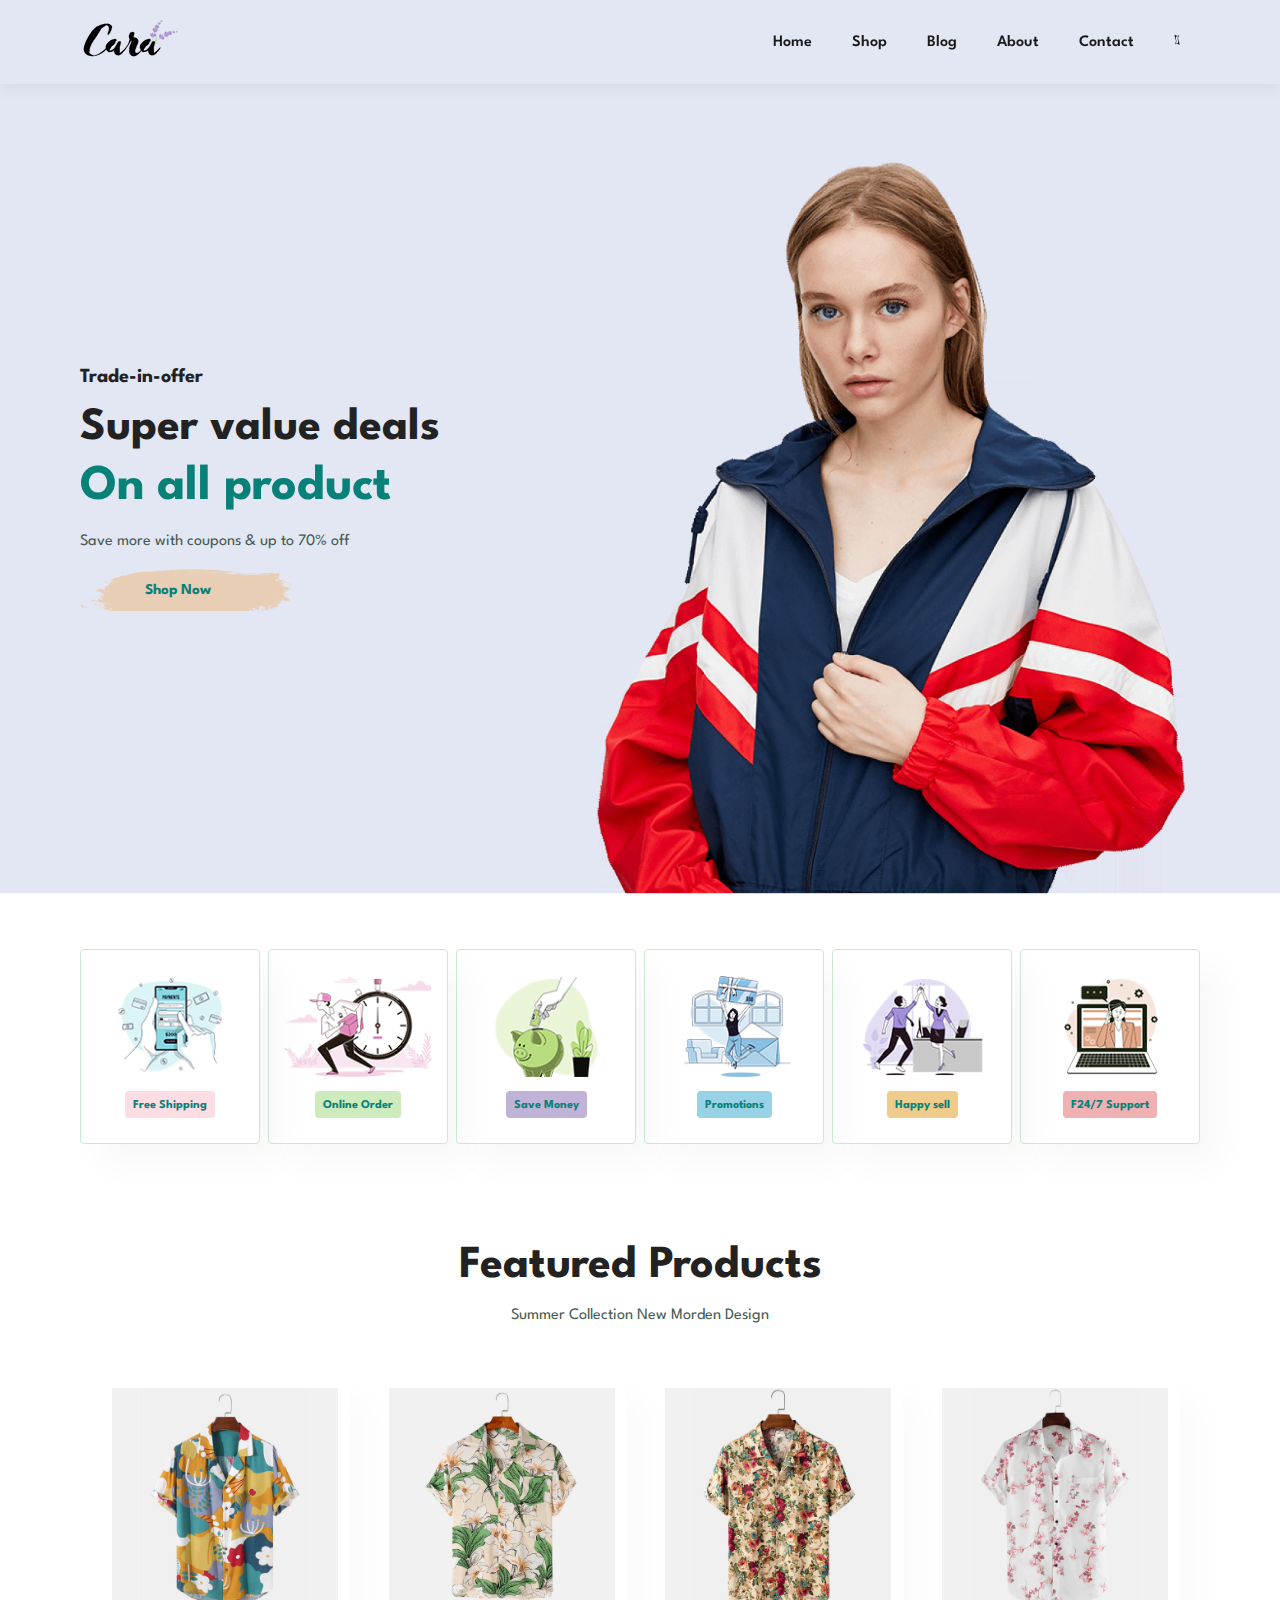
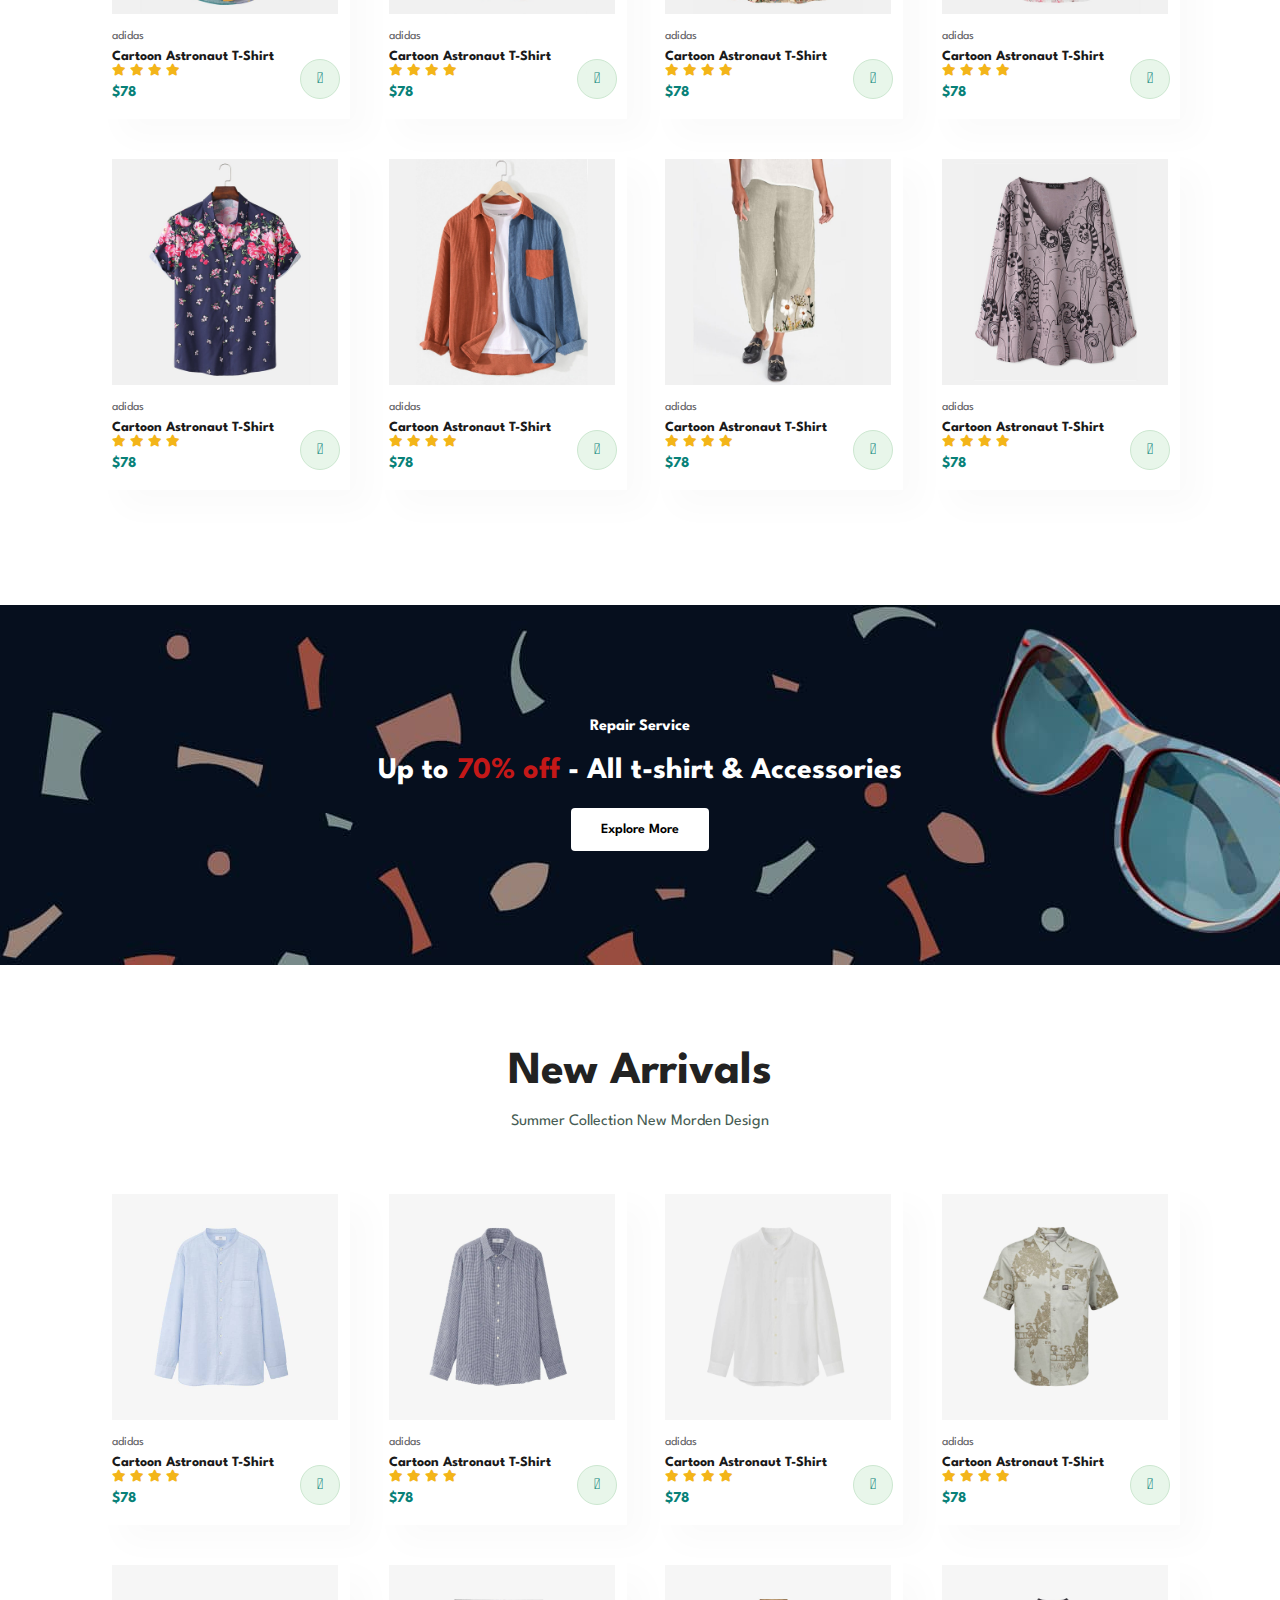
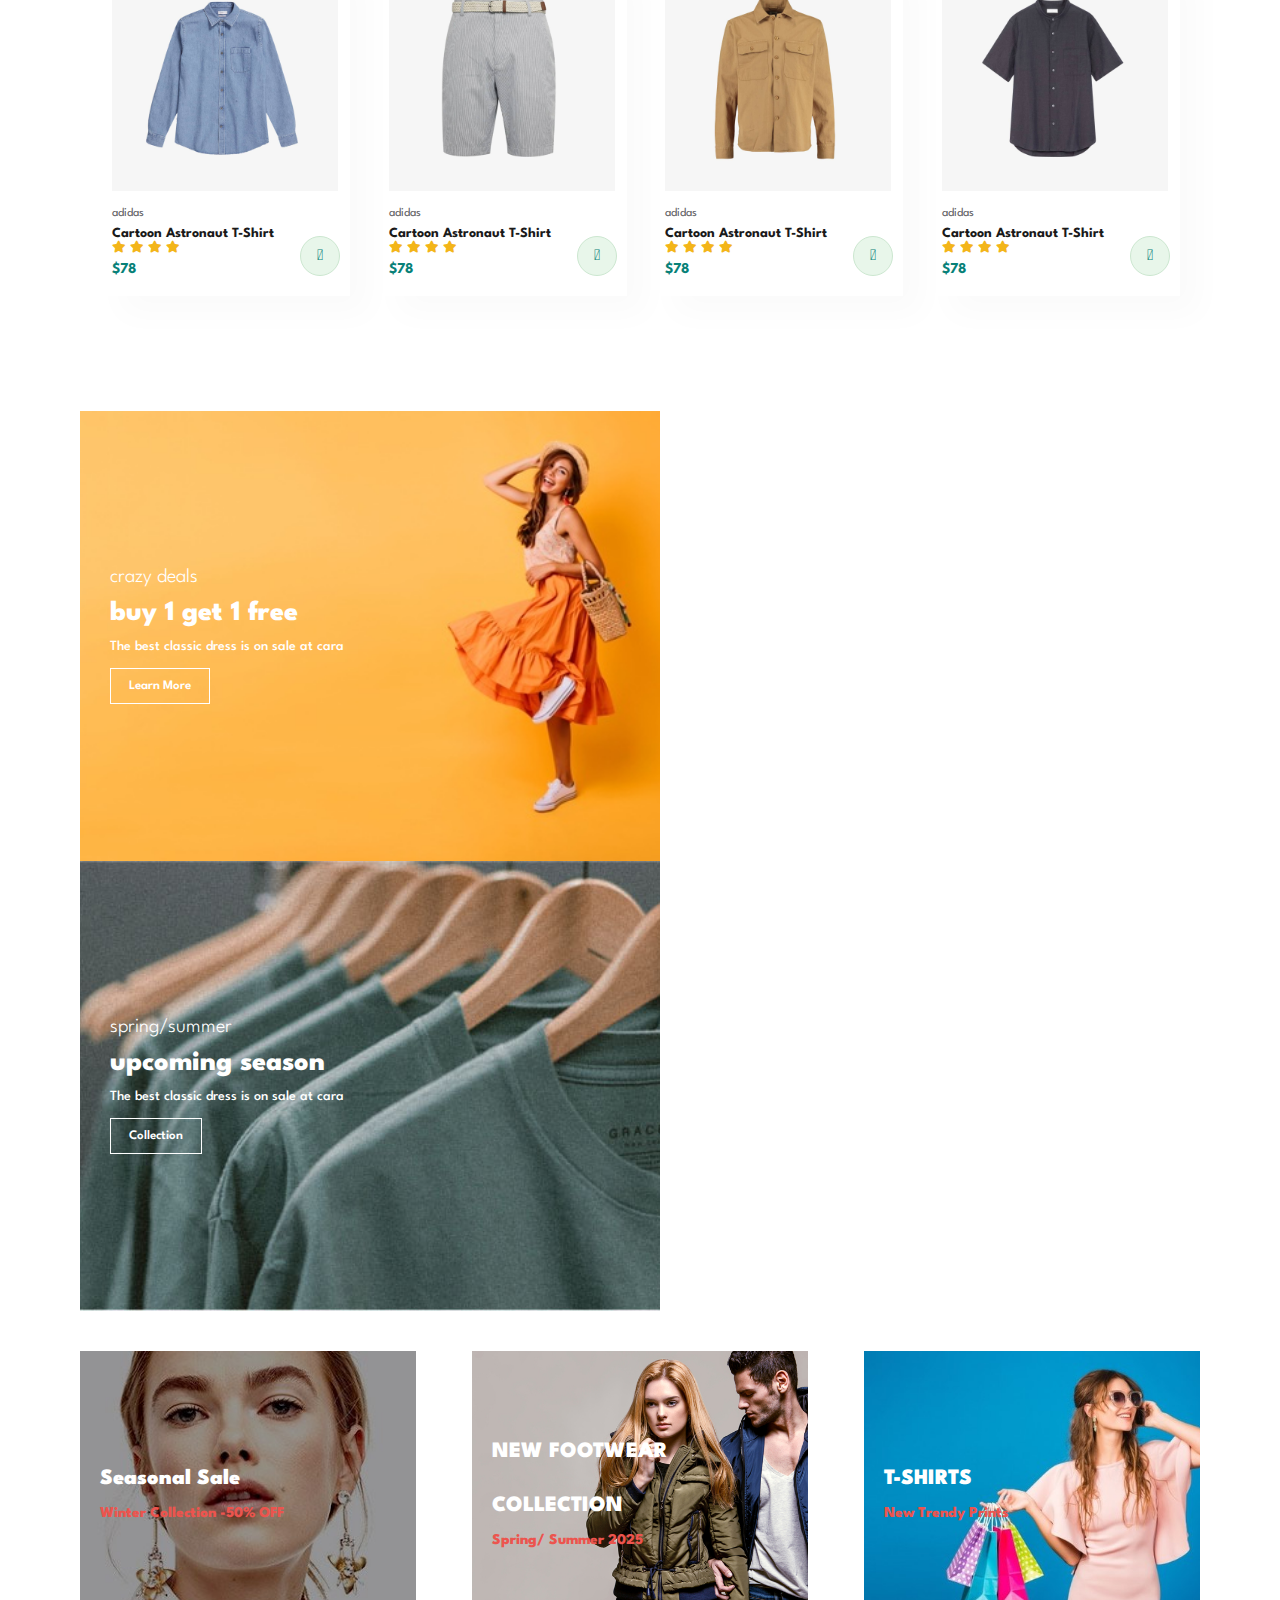
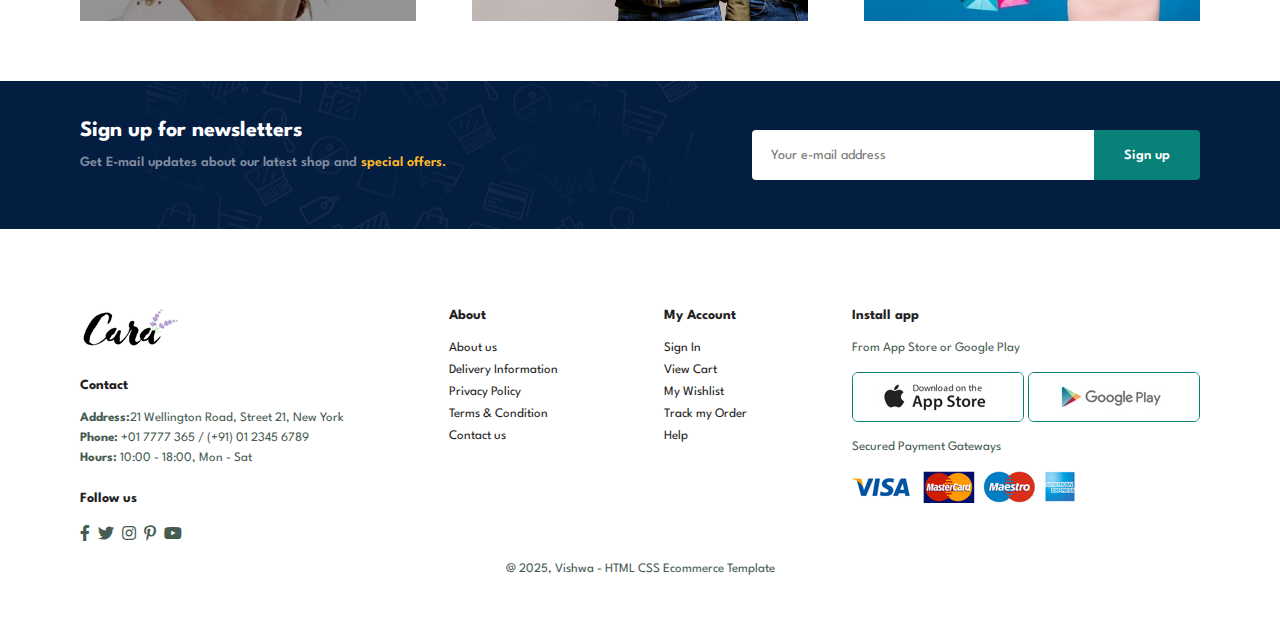
<file: index.html>
<!DOCTYPE html>
<html lang="en">

    <head>
        <meta charset="UTF-8">
        <meta http-equiv="X-UA-Compatible" content="IE=edge">
        <meta name="viewport" content="width=device-width, initial-scale=1.0">
        <title>CARA</title>
        <link rel="stylesheet" href="https://pro.fontawesome.com/releases/v5.10.0/css/all.css">
        <link rel="stylesheet" href="style.css">
    </head>

    <body>
        <section id="header">
            <a href="#"><img src="img/logo.png"  class="logo"alt=""></a>

            <div>
                <ul id="navbar">
                    <li><a class="active" href="index.html">Home</a></li>
                    <li><a href="shop.html">Shop</a></li>
                    <li><a href="blog.html">Blog</a></li>
                    <li><a href="about.html">About</a></li>
                    <li><a href="contact.html">Contact</a></li>
                    <li id="lg-bag"><a href="cart.html"><i class="fal fa-shopping-cart"></i></a></li>
                    <a href="#" id="close"><i class="far fa-times"></i></a>  
                </ul>
            </div>
            <div id="mobile">
                <a href="cart.html"><i class="fal fa-shopping-cart"></i></a>
                <i id="bar" class="fas fa-outdent"></i>
            </div>
        </section>

  <section id="hero">
            <h4>Trade-in-offer</h4>
            <h2>Super value deals</h2>
            <h1>On all product</h1>
            <p>Save more with coupons & up to 70% off</p>
            <button>Shop Now</button>

        </section>      

        <section id="feature" class="section-p1">
            <div class="fe-box">
                <img src="img/features/f1.png" alt="">
                <h6>Free Shipping</h6>
                
            </div>
            <div class="fe-box">
                <img src="img/features/f2.png" alt="">
                <h6>Online Order</h6>
                
            </div>
            <div class="fe-box">
                <img src="img/features/f3.png" alt="">
                <h6>Save Money</h6>
                
            </div>
            <div class="fe-box">
                <img src="img/features/f4.png" alt="">
                <h6>Promotions</h6>
                
            </div>
            <div class="fe-box">
                <img src="img/features/f5.png" alt="">
                <h6>Happy sell</h6>
                
            </div>
            <div class="fe-box">
                <img src="img/features/f6.png" alt="">
                <h6>F24/7 Support</h6>
                
            </div>
        </section>

        <section id="product1" class="section-p1">
            <h2>Featured Products</h2>
            <p>Summer Collection New Morden Design</p>
            <div class="pro-container">
                <div class="pro">
                    <img src="img/products/f1.jpg" alt="">
                    <div class="des">
                        <span>adidas</span>
                        <h5>Cartoon Astronaut T-Shirt</h5>
                        <div class="star">
                            <i class="fas fa-star"></i>
                            <i class="fas fa-star"></i>
                            <i class="fas fa-star"></i>
                            <i class="fas fa-star"></i>
                        </div>
                        <h4>$78</h4>
                    </div>
                    <a href="#"><i class="fal fa-shopping-cart cart"></i></a>
                </div>
                <div class="pro">
                    <img src="img/products/f2.jpg" alt="">
                    <div class="des">
                        <span>adidas</span>
                        <h5>Cartoon Astronaut T-Shirt</h5>
                        <div class="star">
                            <i class="fas fa-star"></i>
                            <i class="fas fa-star"></i>
                            <i class="fas fa-star"></i>
                            <i class="fas fa-star"></i>
                        </div>
                        <h4>$78</h4>
                    </div>
                    <a href="#"><i class="fal fa-shopping-cart cart"></i></a>
                </div>
                <div class="pro">
                    <img src="img/products/f3.jpg" alt="">
                    <div class="des">
                        <span>adidas</span>
                        <h5>Cartoon Astronaut T-Shirt</h5>
                        <div class="star">
                            <i class="fas fa-star"></i>
                            <i class="fas fa-star"></i>
                            <i class="fas fa-star"></i>
                            <i class="fas fa-star"></i>
                        </div>
                        <h4>$78</h4>
                    </div>
                    <a href="#"><i class="fal fa-shopping-cart cart"></i></a>
                </div>
                <div class="pro">
                    <img src="img/products/f4.jpg" alt="">
                    <div class="des">
                        <span>adidas</span>
                        <h5>Cartoon Astronaut T-Shirt</h5>
                        <div class="star">
                            <i class="fas fa-star"></i>
                            <i class="fas fa-star"></i>
                            <i class="fas fa-star"></i>
                            <i class="fas fa-star"></i>
                        </div>
                        <h4>$78</h4>
                    </div>
                    <a href="#"><i class="fal fa-shopping-cart cart"></i></a>
                </div>
                <div class="pro">
                    <img src="img/products/f5.jpg" alt="">
                    <div class="des">
                        <span>adidas</span>
                        <h5>Cartoon Astronaut T-Shirt</h5>
                        <div class="star">
                            <i class="fas fa-star"></i>
                            <i class="fas fa-star"></i>
                            <i class="fas fa-star"></i>
                            <i class="fas fa-star"></i>
                        </div>
                        <h4>$78</h4>
                    </div>
                    <a href="#"><i class="fal fa-shopping-cart cart"></i></a>
                </div>
                <div class="pro">
                    <img src="img/products/f6.jpg" alt="">
                    <div class="des">
                        <span>adidas</span>
                        <h5>Cartoon Astronaut T-Shirt</h5>
                        <div class="star">
                            <i class="fas fa-star"></i>
                            <i class="fas fa-star"></i>
                            <i class="fas fa-star"></i>
                            <i class="fas fa-star"></i>
                        </div>
                        <h4>$78</h4>
                    </div>
                    <a href="#"><i class="fal fa-shopping-cart cart"></i></a>
                </div>
                <div class="pro">
                    <img src="img/products/f7.jpg" alt="">
                    <div class="des">
                        <span>adidas</span>
                        <h5>Cartoon Astronaut T-Shirt</h5>
                        <div class="star">
                            <i class="fas fa-star"></i>
                            <i class="fas fa-star"></i>
                            <i class="fas fa-star"></i>
                            <i class="fas fa-star"></i>
                        </div>
                        <h4>$78</h4>
                    </div>
                    <a href="#"><i class="fal fa-shopping-cart cart"></i></a>
                </div>
                <div class="pro">
                    <img src="img/products/f8.jpg" alt="">
                    <div class="des">
                        <span>adidas</span>
                        <h5>Cartoon Astronaut T-Shirt</h5>
                        <div class="star">
                            <i class="fas fa-star"></i>
                            <i class="fas fa-star"></i>
                            <i class="fas fa-star"></i>
                            <i class="fas fa-star"></i>
                        </div>
                        <h4>$78</h4>
                    </div>
                    <a href="#"><i class="fal fa-shopping-cart cart"></i></a>
                </div>

            </div>
        </section>

        <section id="banner" class="section-m1">
            <h4>Repair Service </h4>
            <h2>Up to <span>70% off</span> - All t-shirt & Accessories</h2>
            <button class="normal">Explore More</button>
        </section>

        <section id="product1" class="section-p1">
            <h2>New  Arrivals</h2>
            <p>Summer Collection New Morden Design</p>
            <div class="pro-container">
                <div class="pro">
                    <img src="img/products/n1.jpg" alt="">
                    <div class="des">
                        <span>adidas</span>
                        <h5>Cartoon Astronaut T-Shirt</h5>
                        <div class="star">
                            <i class="fas fa-star"></i>
                            <i class="fas fa-star"></i>
                            <i class="fas fa-star"></i>
                            <i class="fas fa-star"></i>
                        </div>
                        <h4>$78</h4>
                    </div>
                    <a href="#"><i class="fal fa-shopping-cart cart"></i></a>
                </div>
                <div class="pro">
                    <img src="img/products/n2.jpg" alt="">
                    <div class="des">
                        <span>adidas</span>
                        <h5>Cartoon Astronaut T-Shirt</h5>
                        <div class="star">
                            <i class="fas fa-star"></i>
                            <i class="fas fa-star"></i>
                            <i class="fas fa-star"></i>
                            <i class="fas fa-star"></i>
                        </div>
                        <h4>$78</h4>
                    </div>
                    <a href="#"><i class="fal fa-shopping-cart cart"></i></a>
                </div>
                <div class="pro">
                    <img src="img/products/n3.jpg" alt="">
                    <div class="des">
                        <span>adidas</span>
                        <h5>Cartoon Astronaut T-Shirt</h5>
                        <div class="star">
                            <i class="fas fa-star"></i>
                            <i class="fas fa-star"></i>
                            <i class="fas fa-star"></i>
                            <i class="fas fa-star"></i>
                        </div>
                        <h4>$78</h4>
                    </div>
                    <a href="#"><i class="fal fa-shopping-cart cart"></i></a>
                </div>
                <div class="pro">
                    <img src="img/products/n4.jpg" alt="">
                    <div class="des">
                        <span>adidas</span>
                        <h5>Cartoon Astronaut T-Shirt</h5>
                        <div class="star">
                            <i class="fas fa-star"></i>
                            <i class="fas fa-star"></i>
                            <i class="fas fa-star"></i>
                            <i class="fas fa-star"></i>
                        </div>
                        <h4>$78</h4>
                    </div>
                    <a href="#"><i class="fal fa-shopping-cart cart"></i></a>
                </div>
                <div class="pro">
                    <img src="img/products/n5.jpg" alt="">
                    <div class="des">
                        <span>adidas</span>
                        <h5>Cartoon Astronaut T-Shirt</h5>
                        <div class="star">
                            <i class="fas fa-star"></i>
                            <i class="fas fa-star"></i>
                            <i class="fas fa-star"></i>
                            <i class="fas fa-star"></i>
                        </div>
                        <h4>$78</h4>
                    </div>
                    <a href="#"><i class="fal fa-shopping-cart cart"></i></a>
                </div>
                <div class="pro">
                    <img src="img/products/n6.jpg" alt="">
                    <div class="des">
                        <span>adidas</span>
                        <h5>Cartoon Astronaut T-Shirt</h5>
                        <div class="star">
                            <i class="fas fa-star"></i>
                            <i class="fas fa-star"></i>
                            <i class="fas fa-star"></i>
                            <i class="fas fa-star"></i>
                        </div>
                        <h4>$78</h4>
                    </div>
                    <a href="#"><i class="fal fa-shopping-cart cart"></i></a>
                </div>
                <div class="pro">
                    <img src="img/products/n7.jpg" alt="">
                    <div class="des">
                        <span>adidas</span>
                        <h5>Cartoon Astronaut T-Shirt</h5>
                        <div class="star">
                            <i class="fas fa-star"></i>
                            <i class="fas fa-star"></i>
                            <i class="fas fa-star"></i>
                            <i class="fas fa-star"></i>
                        </div>
                        <h4>$78</h4>
                    </div>
                    <a href="#"><i class="fal fa-shopping-cart cart"></i></a>
                </div>
                <div class="pro">
                    <img src="img/products/n8.jpg" alt="">
                    <div class="des">
                        <span>adidas</span>
                        <h5>Cartoon Astronaut T-Shirt</h5>
                        <div class="star">
                            <i class="fas fa-star"></i>
                            <i class="fas fa-star"></i>
                            <i class="fas fa-star"></i>
                            <i class="fas fa-star"></i>
                        </div>
                        <h4>$78</h4>
                    </div>
                    <a href="#"><i class="fal fa-shopping-cart cart"></i></a>
                </div>

            </div>
        </section>

        <section id="sm-banner" class="section-p1">
            <div class="banner-box">
                <h4>crazy deals</h4>
                <h2>buy 1 get 1 free </h2>
                <span>The best classic dress is on sale at cara</span>
                <button class="white">Learn More</button>
            </div>

            <div class="banner-box banner-box2">
                <h4>spring/summer</h4>
                <h2>upcoming season </h2>
                <span>The best classic dress is on sale at cara</span>
                <button class="white">Collection</button>
            </div>
            

        </section>

        <section id="banner3">
            <div class="banner-box ">
                <h2>Seasonal Sale </h2>
                <h3>Winter Collection -50% OFF</h3>
                
            </div>
            <div class="banner-box banner-box2 ">
                <h2>NEW FOOTWEAR COLLECTION</h2>
                <h3>Spring/ Summer 2025</h3>
                
            </div>
            <div class="banner-box  banner-box3 ">
                <h2>T-SHIRTS</h2>
                <h3>New Trendy Prints</h3>
                
            </div>

        </section>

        <section id="newsletter" class="section-p1 section-m1">
            <div class="newstext">
                <h4>Sign up for  newsletters</h4>
                <p>Get E-mail updates about our latest shop and <span>special offers.</span></p>

            </div>
            <div class="form">
                <input type="text" placeholder="Your e-mail address">
                <button class="normal">Sign up</button>
            </div>

        </section>

        <footer class="section-p1">
            <div class="col">
                <img  class="logo" src="img/logo.png" alt="">
                <h4>Contact</h4>
                <p><strong>Address:</strong>21 Wellington Road, Street 21, New York</p>
                <p><strong>Phone:</strong> +01 7777 365 / (+91) 01 2345 6789</p>
                <p><strong>Hours:</strong> 10:00 - 18:00, Mon - Sat</p>
                <div class="follow">
                    <h4>Follow  us</h4>
                    <div class="icon">
                        <i class="fab fa-facebook-f"></i>
                        <i class="fab fa-twitter"></i>
                        <i class="fab fa-instagram"></i>
                        <i class="fab fa-pinterest-p"></i>
                        <i class="fab fa-youtube"></i>
                    </div>
                </div>

            </div>
            <div class="col">
                <h4>About</h4>
                <a href="#">About us</a>
                <a href="#">Delivery Information</a>
                <a href="#">Privacy Policy</a>
                <a href="#">Terms & Condition</a>
                <a href="#">Contact us</a>

            </div>

            <div class="col">
                <h4>My Account</h4>
                <a href="#">Sign In</a>
                <a href="#">View Cart</a>
                <a href="#">My Wishlist</a>
                <a href="#">Track my Order</a>
                <a href="#">Help</a>
            </div>
            <div class="col install">
                <h4>Install app</h4>
                <p>From App Store or Google Play</p>
                <div class="row">
                    <img src="img/pay/app.jpg" alt="">
                    <img src="img/pay/play.jpg" alt="">
                </div>
                <p>Secured Payment Gateways</p>
                <img src="img/pay/pay.png" alt="">
            </div>
            <div class="copyright">
                <p>@ 2025, Vishwa - HTML CSS Ecommerce Template</p>
            </div>

        </footer>








        
        

        
        


        <script src="script.js"></script>
    </body>


</html>
</file>
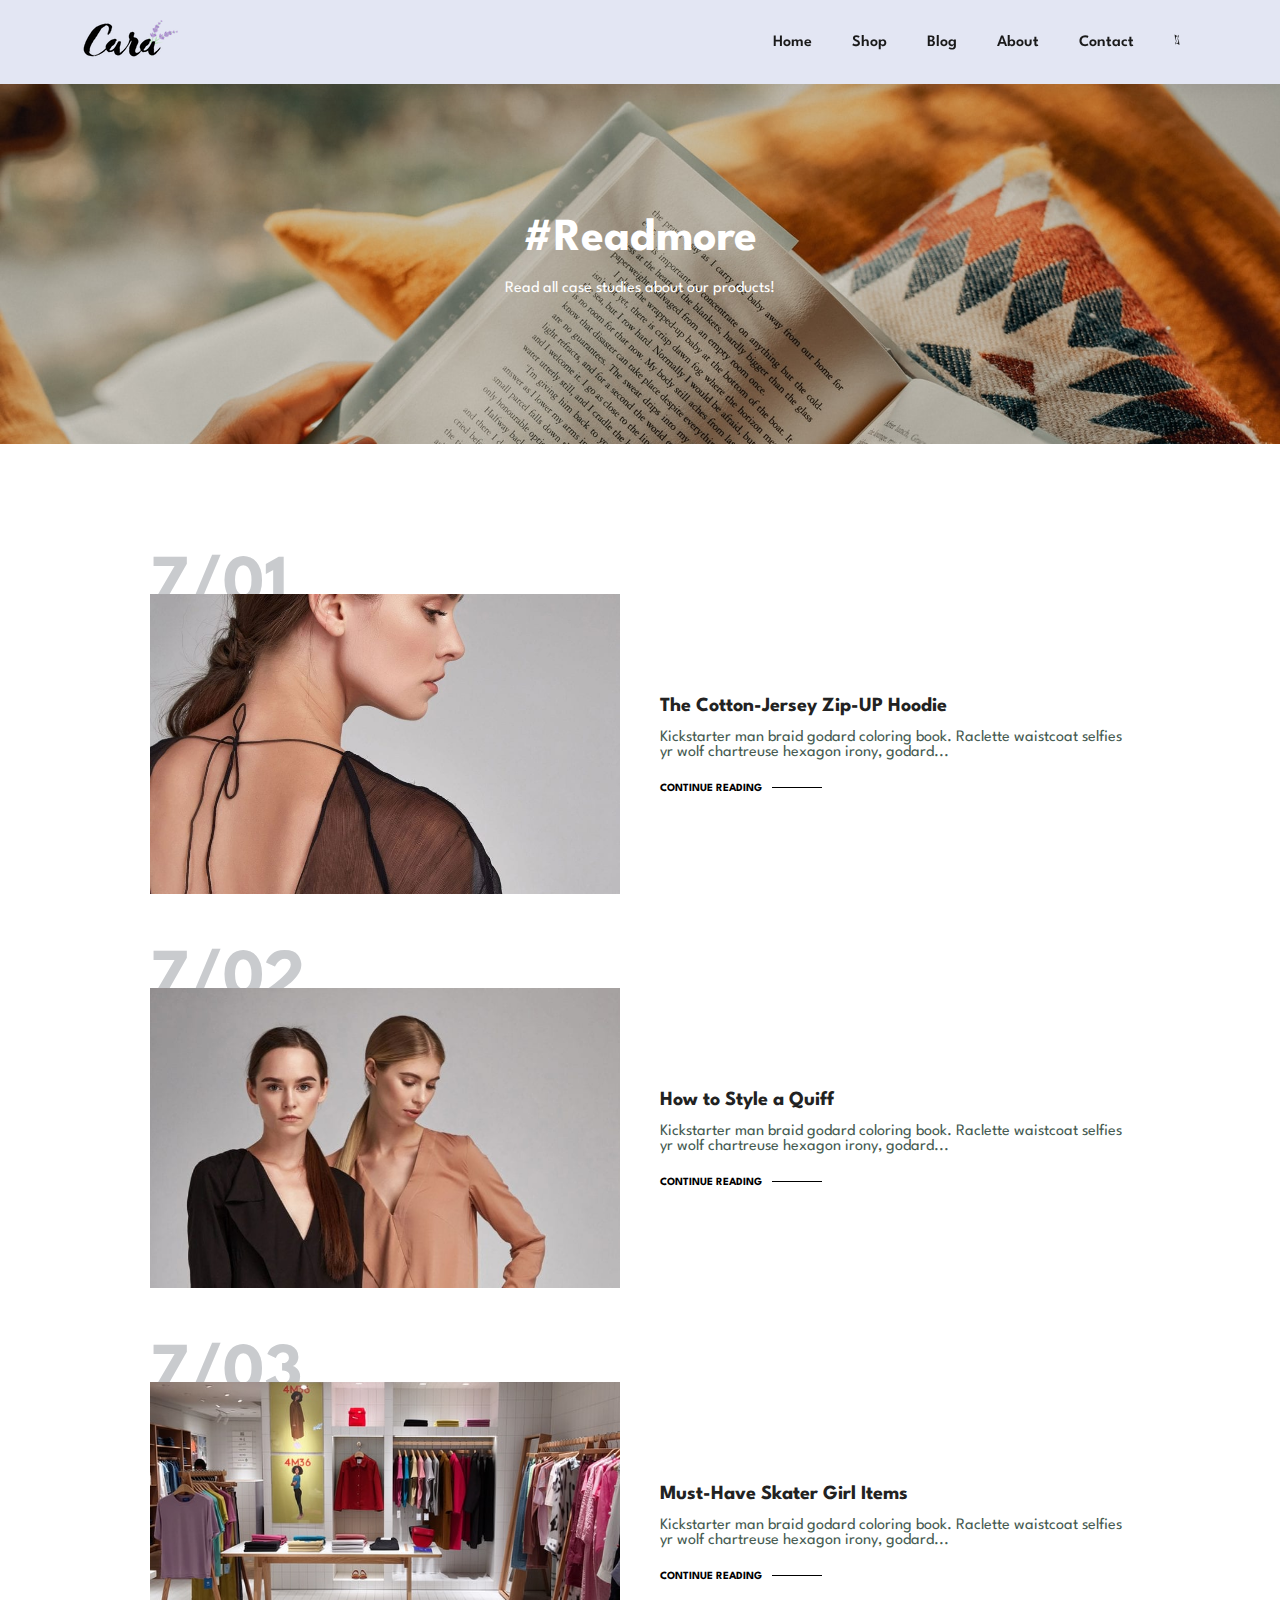
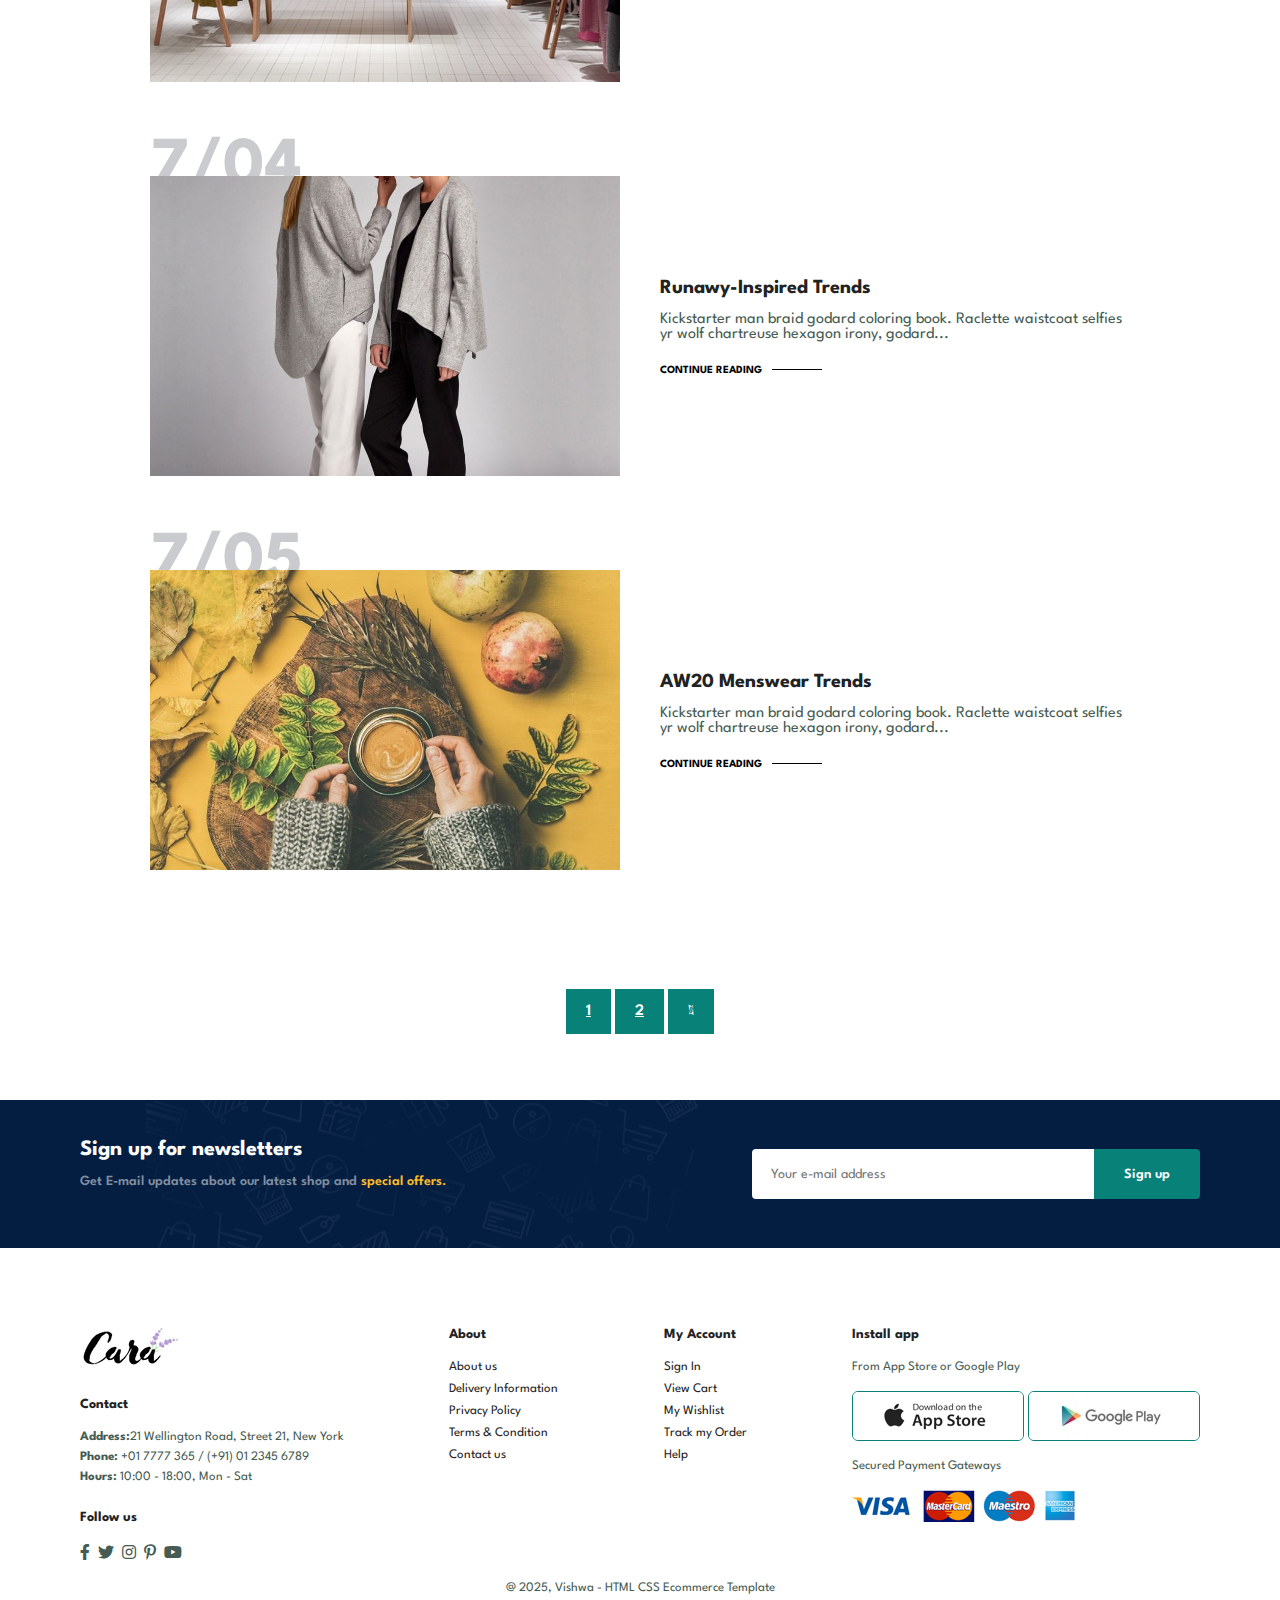
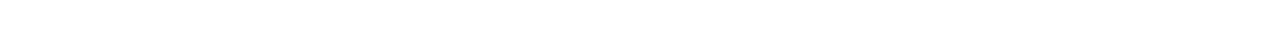
<file: blog.html>
<!DOCTYPE html>
<html lang="en">

    <head>
        <meta charset="UTF-8">
        <meta http-equiv="X-UA-Compatible" content="IE=edge">
        <meta name="viewport" content="width=device-width, initial-scale=1.0">
        <title>Adam & Eve</title>
        <link rel="stylesheet" href="https://pro.fontawesome.com/releases/v5.10.0/css/all.css">
        <link rel="stylesheet" href="style.css">
    </head>

    <body>
        <section id="header">
            <a href="#"><img src="img/logo.png"  class="logo"alt=""></a>

            <div>
                <ul id="navbar">
                    <li><a href="index.html">Home</a></li>
                    <li><a class="active" href="shop.html">Shop</a></li>
                    <li><a href="blog.html">Blog</a></li>
                    <li><a href="about.html">About</a></li>
                    <li><a href="contact.html">Contact</a></li>
                    <li id="lg-bag"><a href="cart.html"><i class="fal fa-shopping-cart"></i></a></li>
                    <a href="#" id="close"><i class="far fa-times"></i></a>  
                </ul>
            </div>
            <div id="mobile">
                <a href="cart.html"><i class="fal fa-shopping-cart"></i></a>
                <i id="bar" class="fas fa-outdent"></i>
            </div>
        </section>

        <section id="page-header" class="blog-header">
            <h2>#Readmore</h2>
            <p>Read all case studies about our products! </p>
        </section>

        <section id="blog">
            <div class="blog-box">
                <div class="blog-img">
                    <img src="img/blog/b1.jpg" alt="">
                </div>
                <div class="blog-details">
                    <h4> The Cotton-Jersey Zip-UP Hoodie</h4>
                    <p>Kickstarter man braid godard coloring book. Raclette waistcoat selfies yr wolf chartreuse hexagon irony, godard...</p>
                    <a href="#">CONTINUE READING</a>
                </div>
                <h1>7/01</h1>
            </div>
            <div class="blog-box">
                <div class="blog-img">
                    <img src="img/blog/b2.jpg" alt="">
                </div>
                <div class="blog-details">
                    <h4> How to Style a Quiff</h4>
                    <p>Kickstarter man braid godard coloring book. Raclette waistcoat selfies yr wolf chartreuse hexagon irony, godard...</p>
                    <a href="#">CONTINUE READING</a>
                </div>
                <h1>7/02</h1>
            </div>
            <div class="blog-box">
                <div class="blog-img">
                    <img src="img/blog/b3.jpg" alt="">
                </div>
                <div class="blog-details">
                    <h4>Must-Have Skater Girl Items</h4>
                    <p>Kickstarter man braid godard coloring book. Raclette waistcoat selfies yr wolf chartreuse hexagon irony, godard...</p>
                    <a href="#">CONTINUE READING</a>
                </div>
                <h1>7/03</h1>
            </div>
            <div class="blog-box">
                <div class="blog-img">
                    <img src="img/blog/b4.jpg" alt="">
                </div>
                <div class="blog-details">
                    <h4>Runawy-Inspired Trends</h4>
                    <p>Kickstarter man braid godard coloring book. Raclette waistcoat selfies yr wolf chartreuse hexagon irony, godard...</p>
                    <a href="#">CONTINUE READING</a>
                </div>
                <h1>7/04</h1>
            </div>
            <div class="blog-box">
                <div class="blog-img">
                    <img src="img/blog/b6.jpg" alt="">
                </div>
                <div class="blog-details">
                    <h4>AW20 Menswear Trends</h4>
                    <p>Kickstarter man braid godard coloring book. Raclette waistcoat selfies yr wolf chartreuse hexagon irony, godard...</p>
                    <a href="#">CONTINUE READING</a>
                </div>
                <h1>7/05</h1>
            </div>


        </section>
        
        <section id="pagination" class="section-p1">
            <a href="#">1</a>
            <a href="#">2</a>
            <a href="#"><i class="fal fa-long-arrow-alt-right"></i></a>

        </section>

        <section id="newsletter" class="section-p1 section-m1">
            <div class="newstext">
                <h4>Sign up for  newsletters</h4>
                <p>Get E-mail updates about our latest shop and <span>special offers.</span></p>

            </div>
            <div class="form">
                <input type="text" placeholder="Your e-mail address">
                <button class="normal">Sign up</button>
            </div>

        </section>

        <footer class="section-p1">
            <div class="col">
                <img  class="logo" src="img/logo.png" alt="">
                <h4>Contact</h4>
                <p><strong>Address:</strong>21 Wellington Road, Street 21, New York</p>
                <p><strong>Phone:</strong> +01 7777 365 / (+91) 01 2345 6789</p>
                <p><strong>Hours:</strong> 10:00 - 18:00, Mon - Sat</p>
                <div class="follow">
                    <h4>Follow  us</h4>
                    <div class="icon">
                        <i class="fab fa-facebook-f"></i>
                        <i class="fab fa-twitter"></i>
                        <i class="fab fa-instagram"></i>
                        <i class="fab fa-pinterest-p"></i>
                        <i class="fab fa-youtube"></i>
                    </div>
                </div>

            </div>
            <div class="col">
                <h4>About</h4>
                <a href="#">About us</a>
                <a href="#">Delivery Information</a>
                <a href="#">Privacy Policy</a>
                <a href="#">Terms & Condition</a>
                <a href="#">Contact us</a>

            </div>

            <div class="col">
                <h4>My Account</h4>
                <a href="#">Sign In</a>
                <a href="#">View Cart</a>
                <a href="#">My Wishlist</a>
                <a href="#">Track my Order</a>
                <a href="#">Help</a>
            </div>
            <div class="col install">
                <h4>Install app</h4>
                <p>From App Store or Google Play</p>
                <div class="row">
                    <img src="img/pay/app.jpg" alt="">
                    <img src="img/pay/play.jpg" alt="">
                </div>
                <p>Secured Payment Gateways</p>
                <img src="img/pay/pay.png" alt="">
            </div>
            <div class="copyright">
                <p>@ 2025, Vishwa - HTML CSS Ecommerce Template</p>
            </div>

        </footer>








        
        

        
        


        <script src="script.js"></script>
    </body>

</html>
</file>
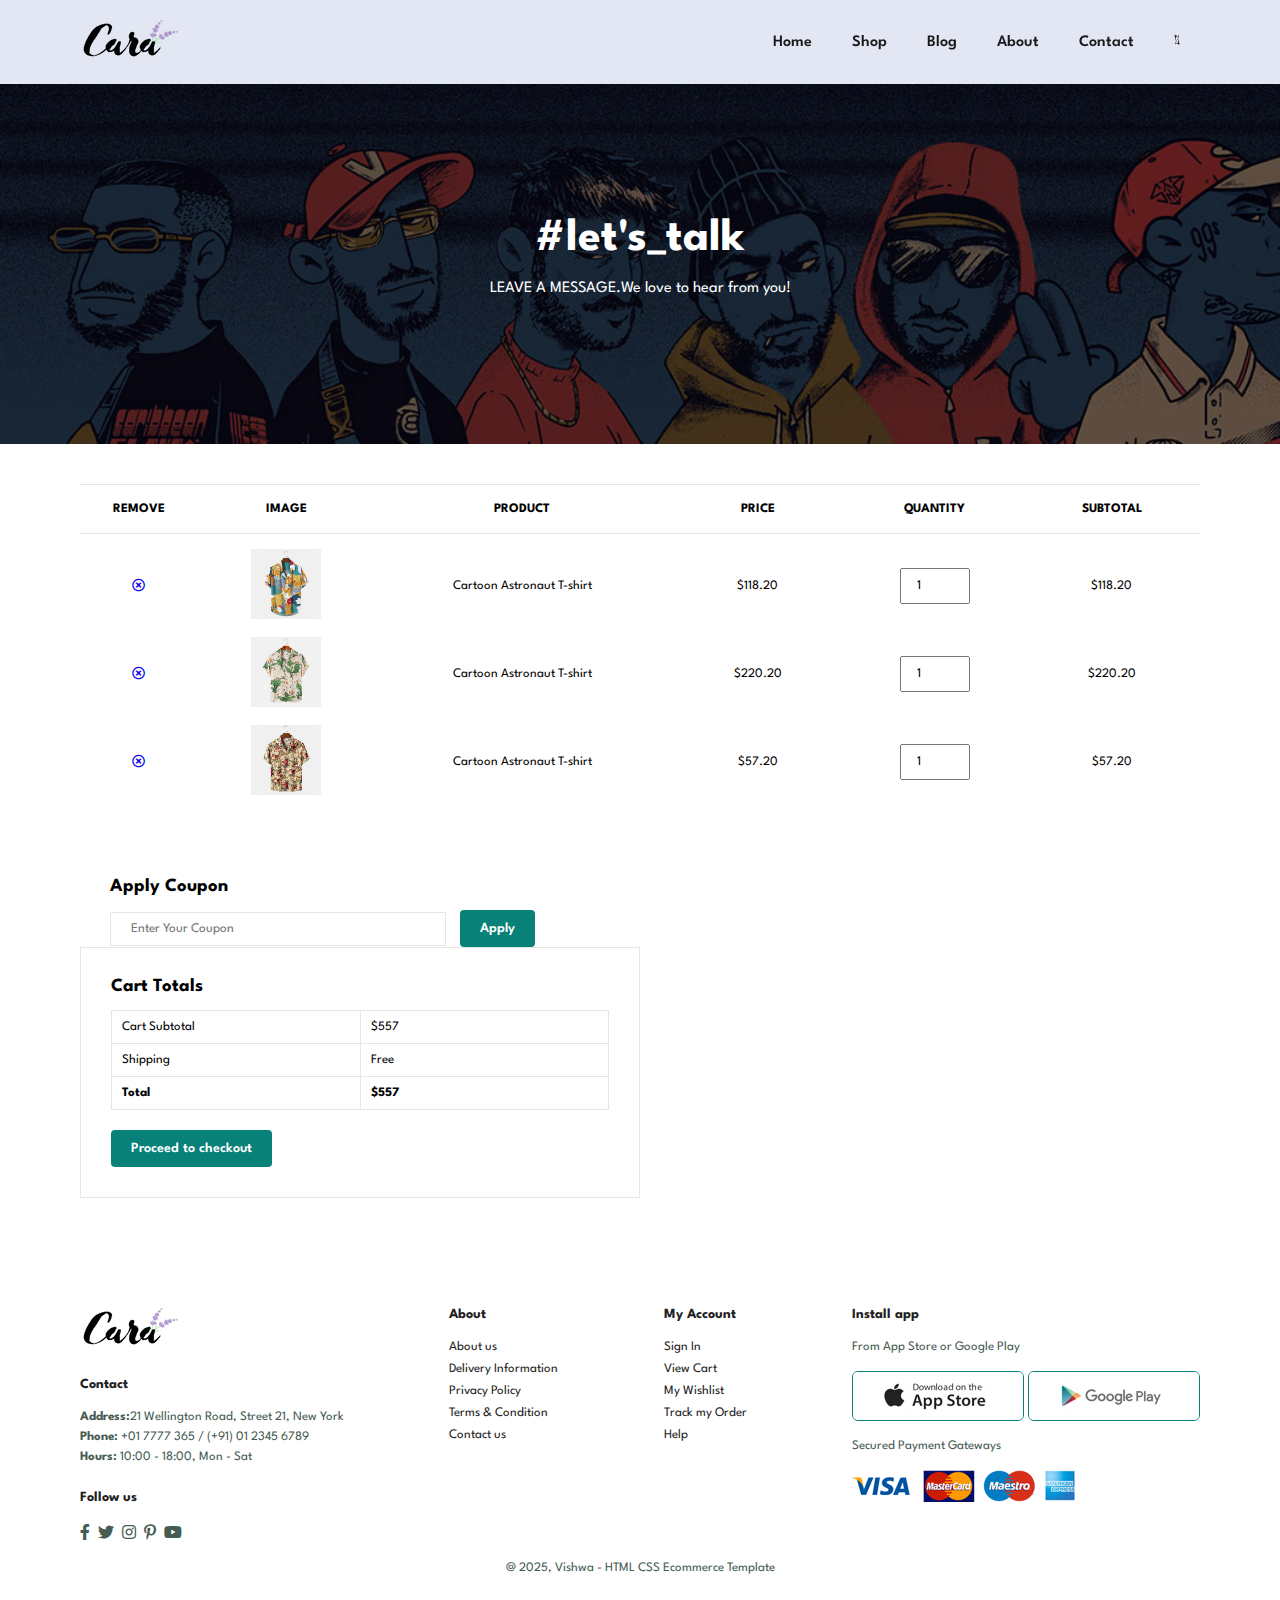
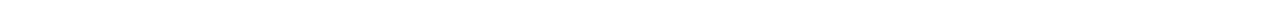
<file: cart.html>
<!DOCTYPE html>
<html lang="en">

    <head>
        <meta charset="UTF-8">
        <meta http-equiv="X-UA-Compatible" content="IE=edge">
        <meta name="viewport" content="width=device-width, initial-scale=1.0">
        <title>Adam & Eve</title>
        <link rel="stylesheet" href="https://pro.fontawesome.com/releases/v5.10.0/css/all.css">
        <link rel="stylesheet" href="style.css">
    </head>

    <body>
        <section id="header">
            <a href="#"><img src="img/logo.png"  class="logo"alt=""></a>

            <div>
                <ul id="navbar">
                    <li><a href="index.html">Home</a></li>
                    <li><a href="shop.html">Shop</a></li>
                    <li><a href="blog.html">Blog</a></li>
                    <li><a href="about.html">About</a></li>
                    <li><a href="contact.html">Contact</a></li>
                    <li id="lg-bag"><a  class="active"  href="cart.html"><i class="fal fa-shopping-cart"></i></a></li>
                    <a href="#" id="close"><i class="far fa-times"></i></a>  
                </ul>
            </div>
            <div id="mobile">
                <a href="cart.html"><i class="fal fa-shopping-cart"></i></a>
                <i id="bar" class="fas fa-outdent"></i>
            </div>
        </section>

        <section id="page-header" class="about-header">
            <h2>#let's_talk</h2>
            <p>LEAVE A MESSAGE.We love to hear from you!</p>
        </section>

        <section id="cart" class="section-p1">
            <table width="100">
                <thead>
                    <tr>
                        <td>Remove</td>
                        <td>Image</td>
                        <td>Product</td>
                        <td>Price</td>
                        <td>Quantity</td>
                        <td>Subtotal</td>
                    </tr>
                </thead>
                <tbody>
                    <tr> 
                        <td><a href="#"><i class="far fa-times-circle"></i></a></td>
                        <td><img src="img/products/f1.jpg" alt=""></td>
                        <td>Cartoon Astronaut T-shirt</td>
                        <td>$118.20</td>
                        <td><input type="number" value="1"></td>
                        <td>$118.20</td>
                    </tr>
                    <tr> 
                        <td><a href="#"><i class="far fa-times-circle"></i></a></td>
                        <td><img src="img/products/f2.jpg" alt=""></td>
                        <td>Cartoon Astronaut T-shirt</td>
                        <td>$220.20</td>
                        <td><input type="number" value="1"></td>
                        <td>$220.20</td>
                    </tr>
                    <tr> 
                        <td><a href="#"><i class="far fa-times-circle"></i></a></td>
                        <td><img src="img/products/f3.jpg" alt=""></td>
                        <td>Cartoon Astronaut T-shirt</td>
                        <td>$57.20</td>
                        <td><input type="number" value="1"></td>
                        <td>$57.20</td>
                    </tr>
                </tbody>
            </table>
        </section>

        <section id="cart-add" class="section-p1">
            <div id="coupon">
                <h3>Apply Coupon</h3>
                <div>
                    <input type="text" placeholder="Enter Your Coupon">
                    <button class="normal">Apply</button>
                </div>
            </div>

            <div id="subtotal">
                <h3>Cart Totals</h3>
                <table>
                    <tr>
                        <td>Cart Subtotal</td>
                        <td>$557</td>
                    </tr>
                    <tr>
                        <td>Shipping</td>
                        <td>Free</td>
                    </tr>
                    <tr>
                        <td><strong>Total</strong></td>
                        <td><strong>$557</strong></td>
                    </tr>
                </table>
                <button class="normal">Proceed to checkout</button>

            </div>

        </section>

        <footer class="section-p1">
            <div class="col">
                <img  class="logo" src="img/logo.png" alt="">
                <h4>Contact</h4>
                <p><strong>Address:</strong>21 Wellington Road, Street 21, New York</p>
                <p><strong>Phone:</strong> +01 7777 365 / (+91) 01 2345 6789</p>
                <p><strong>Hours:</strong> 10:00 - 18:00, Mon - Sat</p>
                <div class="follow">
                    <h4>Follow  us</h4>
                    <div class="icon">
                        <i class="fab fa-facebook-f"></i>
                        <i class="fab fa-twitter"></i>
                        <i class="fab fa-instagram"></i>
                        <i class="fab fa-pinterest-p"></i>
                        <i class="fab fa-youtube"></i>
                    </div>
                </div>

            </div>
            <div class="col">
                <h4>About</h4>
                <a href="#">About us</a>
                <a href="#">Delivery Information</a>
                <a href="#">Privacy Policy</a>
                <a href="#">Terms & Condition</a>
                <a href="#">Contact us</a>

            </div>

            <div class="col">
                <h4>My Account</h4>
                <a href="#">Sign In</a>
                <a href="#">View Cart</a>
                <a href="#">My Wishlist</a>
                <a href="#">Track my Order</a>
                <a href="#">Help</a>
            </div>
            <div class="col install">
                <h4>Install app</h4>
                <p>From App Store or Google Play</p>
                <div class="row">
                    <img src="img/pay/app.jpg" alt="">
                    <img src="img/pay/play.jpg" alt="">
                </div>
                <p>Secured Payment Gateways</p>
                <img src="img/pay/pay.png" alt="">
            </div>
            <div class="copyright">
                <p>@ 2025, Vishwa - HTML CSS Ecommerce Template</p>
            </div>

        </footer>








        
        

        
        


        <script src="script.js"></script>
    </body>

</html>
</file>
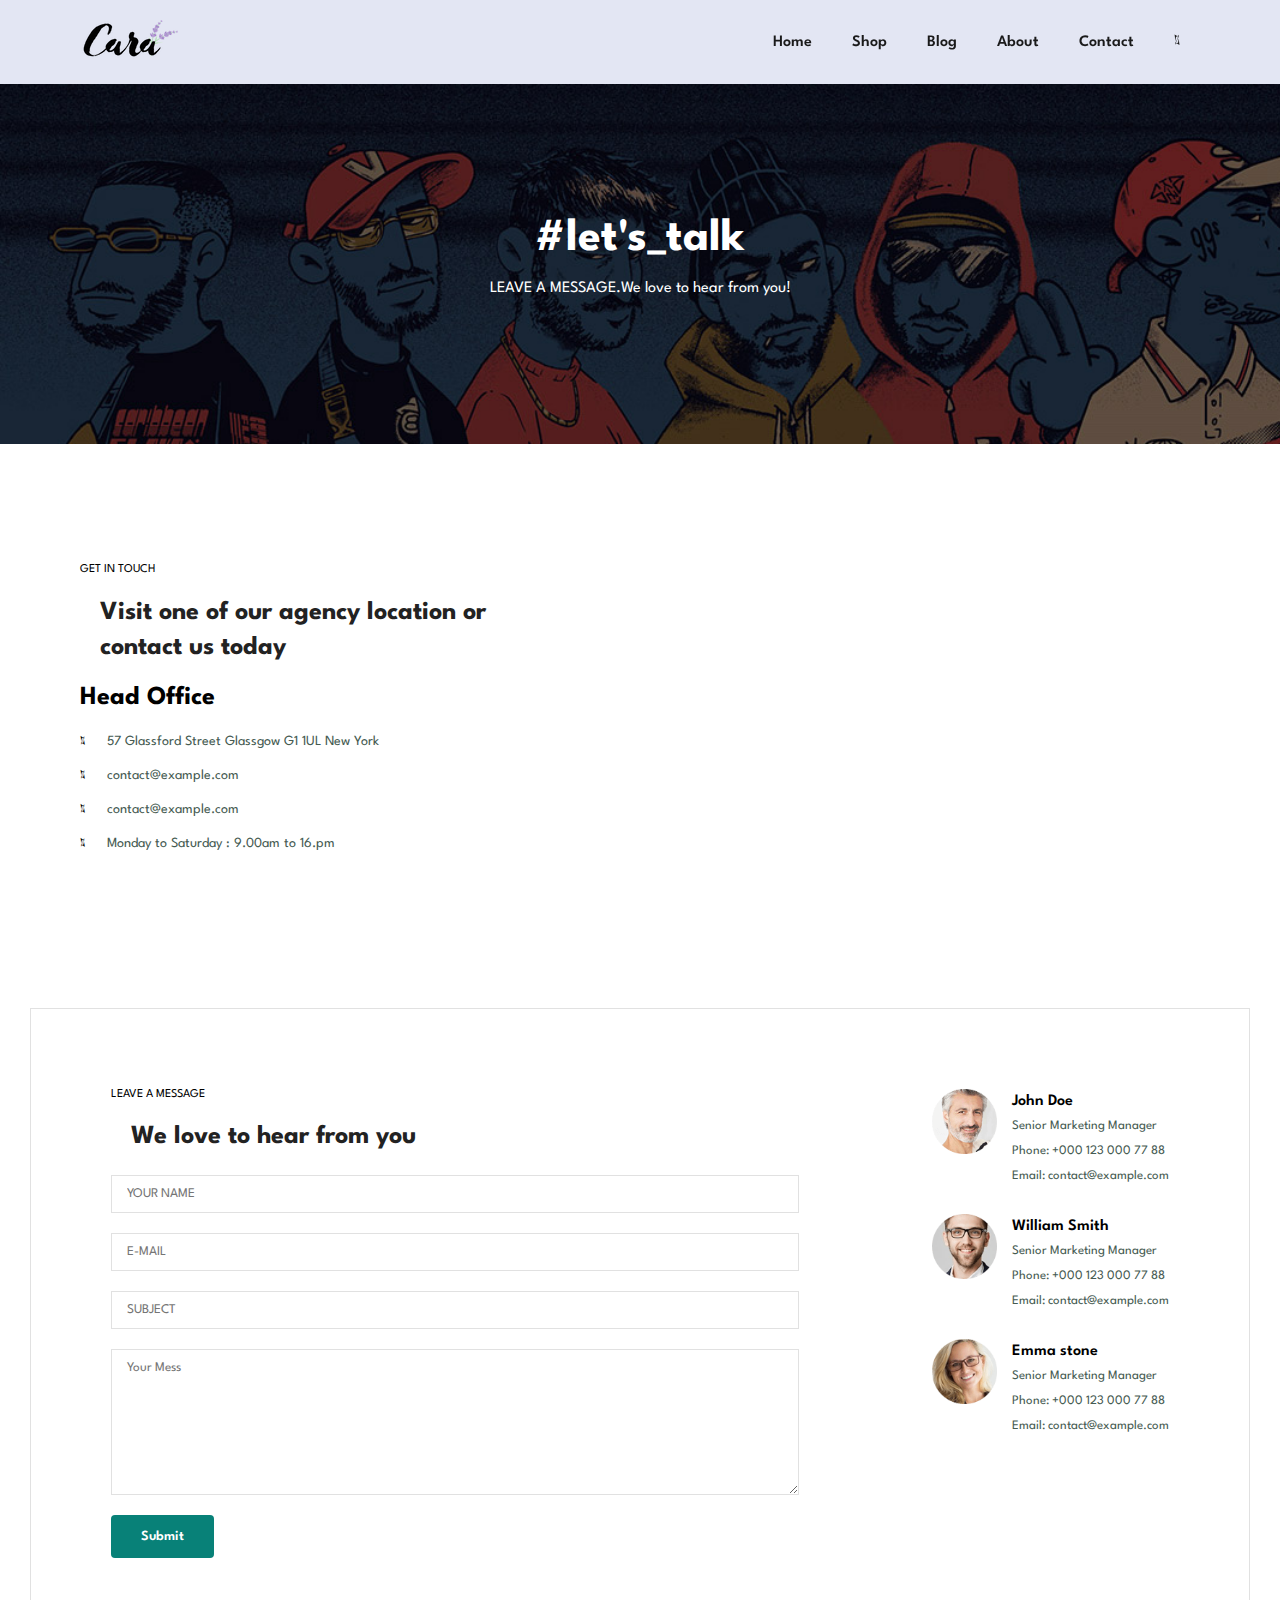
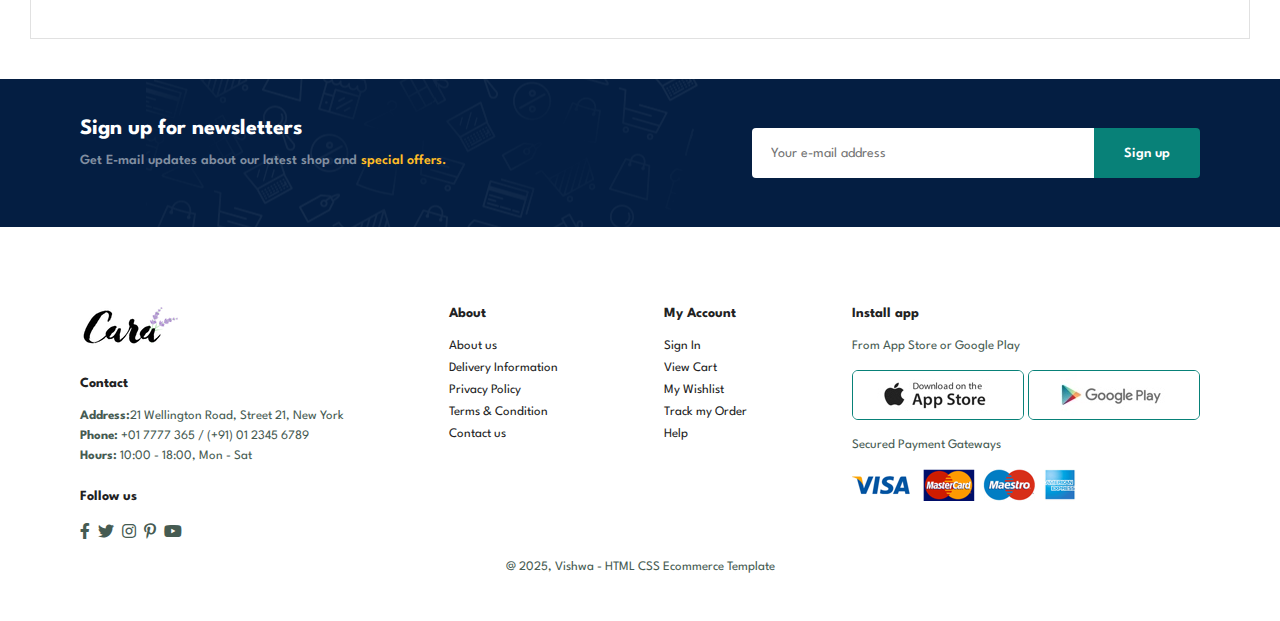
<file: contact.html>
<!DOCTYPE html>
<html lang="en">

    <head>
        <meta charset="UTF-8">
        <meta http-equiv="X-UA-Compatible" content="IE=edge">
        <meta name="viewport" content="width=device-width, initial-scale=1.0">
        <title>Adam & Eve</title>
        <link rel="stylesheet" href="https://pro.fontawesome.com/releases/v5.10.0/css/all.css">
        <link rel="stylesheet" href="style.css">
    </head>

    <body>
        <section id="header">
            <a href="#"><img src="img/logo.png"  class="logo"alt=""></a>

            <div>
                <ul id="navbar">
                    <li><a href="index.html">Home</a></li>
                    <li><a href="shop.html">Shop</a></li>
                    <li><a href="blog.html">Blog</a></li>
                    <li><a href="about.html">About</a></li>
                    <li><a class="active" href="contact.html">Contact</a></li>
                    <li id="lg-bag"><a href="cart.html"><i class="fal fa-shopping-cart"></i></a></li>
                    <a href="#" id="close"><i class="far fa-times"></i></a>  
                </ul>
            </div>
            <div id="mobile">
                <a href="cart.html"><i class="fal fa-shopping-cart"></i></a>
                <i id="bar" class="fas fa-outdent"></i>
            </div>
        </section>

        <section id="page-header" class="about-header">
            <h2>#let's_talk</h2>
            <p>LEAVE A MESSAGE.We love to hear from you!</p>
        </section>

        <section id="contact-details" class="section-p1">
            <div class="details">
                <span>GET IN TOUCH</span>
                <h2>Visit one of our agency location or contact us today</h2>
                <h3>Head Office</h3>
                <div>
                    <li>
                        <i class="fal fa-map"></i>
                        <p>57 Glassford Street Glassgow G1 1UL New York</p>
                    </li>
                    <li>
                        <i class="fal fa-envelope"></i>
                        <p>contact@example.com</p>
                    </li>
                    <li>
                        <i class="fal fa-phone-alt"></i>
                        <p>contact@example.com</p>
                    </li>
                    <li>
                        <i class="fal fa-clock"></i>
                        <p>Monday to Saturday :  9.00am to 16.pm</p>
                    </li>
                </div>

            </div>

            <div class="map">
                <iframe src="https://www.google.com/maps/embed?pb=!1m18!1m12!1m3!1d2469.6872164482324!2d-1.2570928231395615!3d51.75704287187114!2m3!1f0!2f0!3f0!3m2!1i1024!2i768!4f13.1!3m3!1m2!1s0x4876c6a9ef8c485b%3A0xd2ff1883a001afed!2sUniversity%20of%20Oxford!5e0!3m2!1sen!2sin!4v1760966913118!5m2!1sen!2sin" width="600" height="450" style="border:0;" allowfullscreen="" loading="lazy" referrerpolicy="no-referrer-when-downgrade"></iframe>

            </div>
        </section>

        <section id="form-detials">
            <form action="">
                <span>LEAVE A MESSAGE</span>
                <h2>We love to hear from you</h2>
                <input type="text"  placeholder="YOUR NAME">
                <input type="text"  placeholder="E-MAIL">
                <input type="text"  placeholder="SUBJECT">
                <textarea name="" id="" cols="30" rows="10" placeholder="Your Mess"></textarea>
                <button class="normal">Submit</button>

            </form>

            <div class="people">
                <div>
                    <img src="img/people/1.png" alt="">
                    <p><span>John Doe </span> Senior Marketing Manager <br>Phone: +000 123 000 77 88 <br>Email: contact@example.com</p>
                </div>
                <div>
                    <img src="img/people/2.png" alt="">
                    <p><span>William Smith</span> Senior Marketing Manager <br>Phone: +000 123 000 77 88 <br>Email: contact@example.com</p>
                </div>
                <div>
                    <img src="img/people/3.png" alt="">
                    <p><span>Emma stone</span> Senior Marketing Manager <br>Phone: +000 123 000 77 88 <br>Email: contact@example.com</p>
                </div>
            </div>
        </section>

        <section id="newsletter" class="section-p1 section-m1">
            <div class="newstext">
                <h4>Sign up for  newsletters</h4>
                <p>Get E-mail updates about our latest shop and <span>special offers.</span></p>

            </div>
            <div class="form">
                <input type="text" placeholder="Your e-mail address">
                <button class="normal">Sign up</button>
            </div>

        </section>

        <footer class="section-p1">
            <div class="col">
                <img  class="logo" src="img/logo.png" alt="">
                <h4>Contact</h4>
                <p><strong>Address:</strong>21 Wellington Road, Street 21, New York</p>
                <p><strong>Phone:</strong> +01 7777 365 / (+91) 01 2345 6789</p>
                <p><strong>Hours:</strong> 10:00 - 18:00, Mon - Sat</p>
                <div class="follow">
                    <h4>Follow  us</h4>
                    <div class="icon">
                        <i class="fab fa-facebook-f"></i>
                        <i class="fab fa-twitter"></i>
                        <i class="fab fa-instagram"></i>
                        <i class="fab fa-pinterest-p"></i>
                        <i class="fab fa-youtube"></i>
                    </div>
                </div>

            </div>
            <div class="col">
                <h4>About</h4>
                <a href="#">About us</a>
                <a href="#">Delivery Information</a>
                <a href="#">Privacy Policy</a>
                <a href="#">Terms & Condition</a>
                <a href="#">Contact us</a>

            </div>

            <div class="col">
                <h4>My Account</h4>
                <a href="#">Sign In</a>
                <a href="#">View Cart</a>
                <a href="#">My Wishlist</a>
                <a href="#">Track my Order</a>
                <a href="#">Help</a>
            </div>
            <div class="col install">
                <h4>Install app</h4>
                <p>From App Store or Google Play</p>
                <div class="row">
                    <img src="img/pay/app.jpg" alt="">
                    <img src="img/pay/play.jpg" alt="">
                </div>
                <p>Secured Payment Gateways</p>
                <img src="img/pay/pay.png" alt="">
            </div>
            <div class="copyright">
                <p>@ 2025, Vishwa - HTML CSS Ecommerce Template</p>
            </div>

        </footer>








        
        

        
        


        <script src="script.js"></script>
    </body>

</html>
</file>
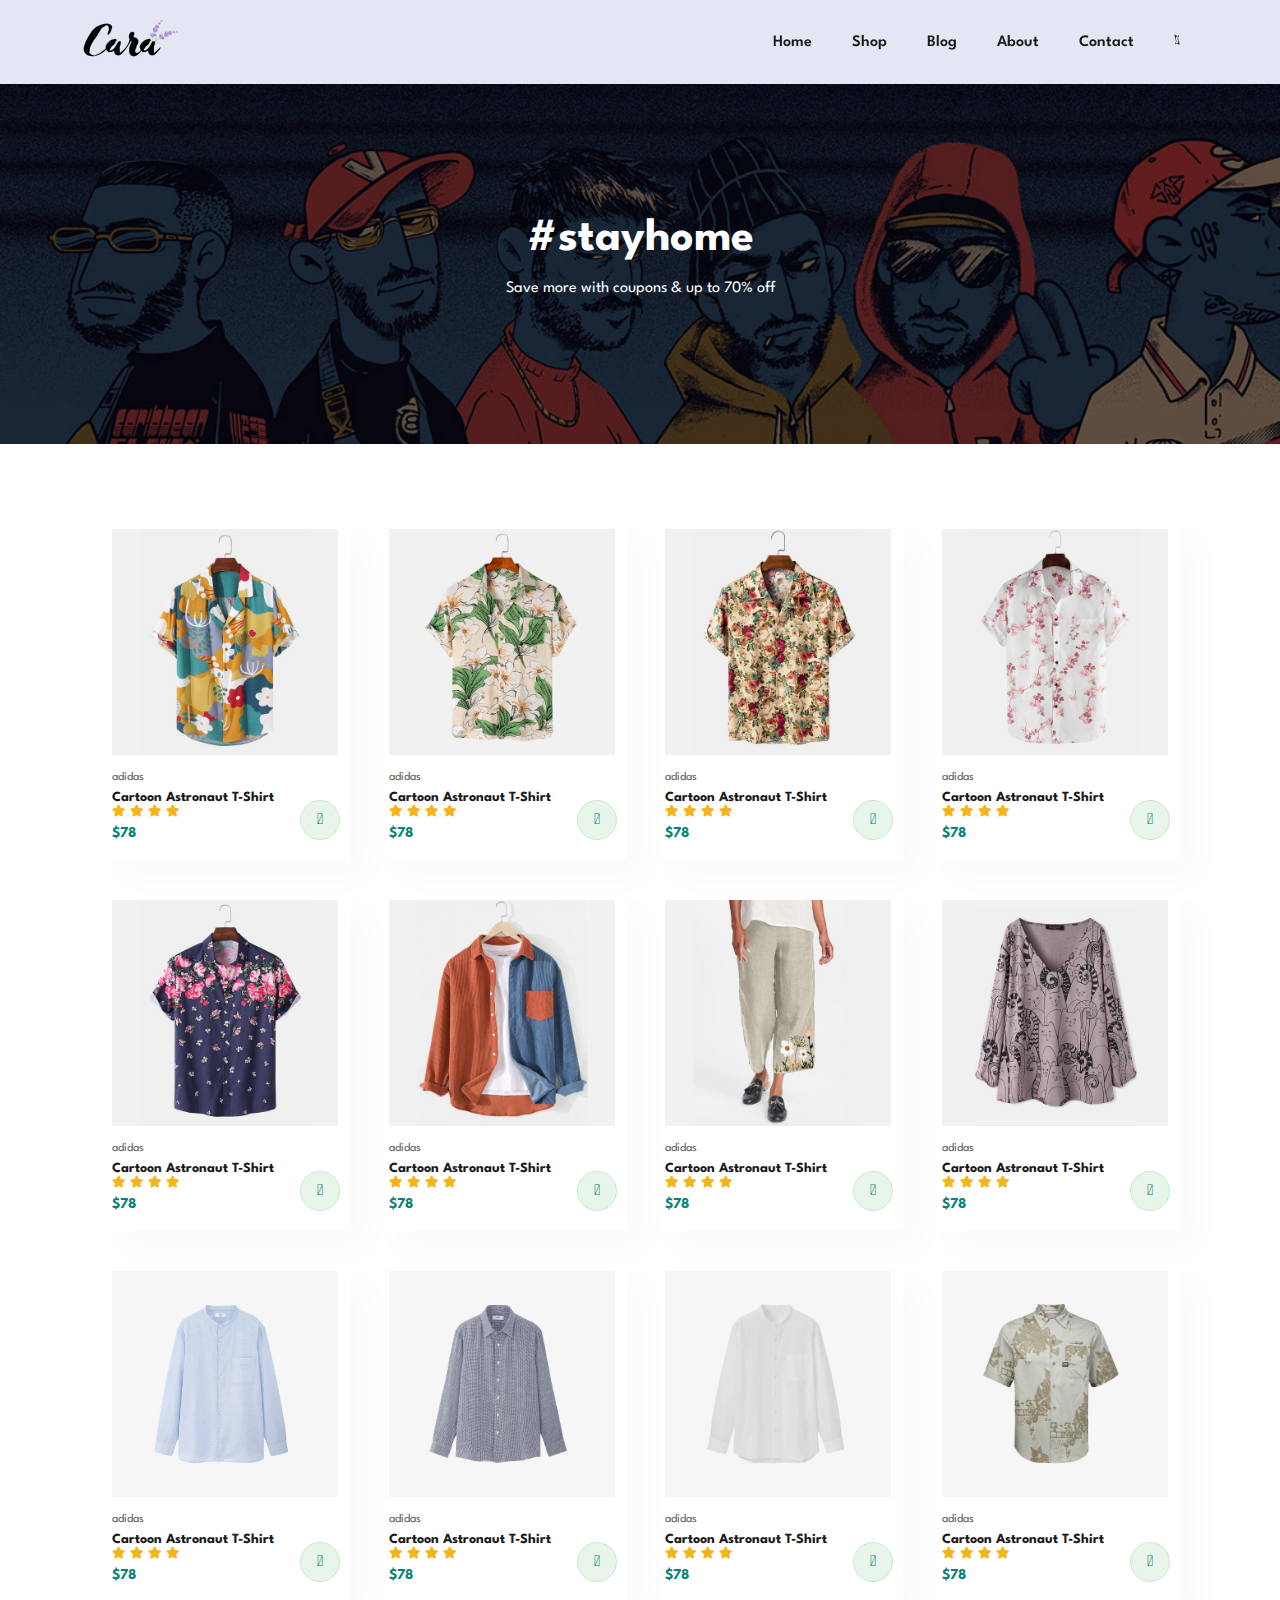
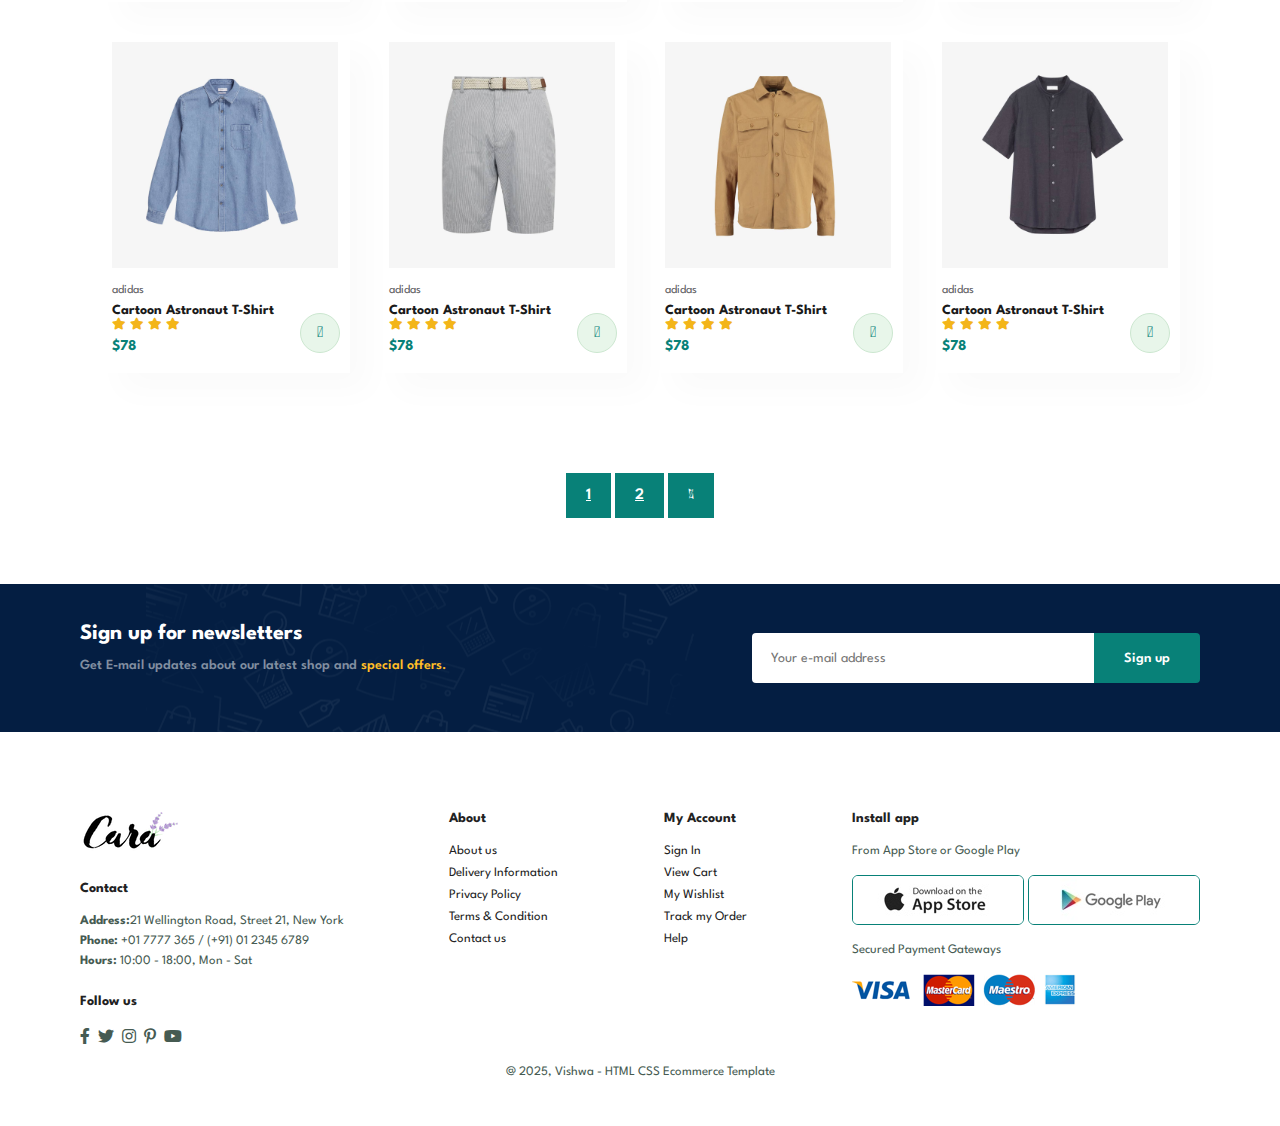
<file: shop.html>
<!DOCTYPE html>
<html lang="en">

    <head>
        <meta charset="UTF-8">
        <meta http-equiv="X-UA-Compatible" content="IE=edge">
        <meta name="viewport" content="width=device-width, initial-scale=1.0">
        <title>Adam & Eve</title>
        <link rel="stylesheet" href="https://pro.fontawesome.com/releases/v5.10.0/css/all.css">
        <link rel="stylesheet" href="style.css">
    </head>

    <body>
        <section id="header">
            <a href="#"><img src="img/logo.png"  class="logo"alt=""></a>

            <div>
                <ul id="navbar">
                    <li><a href="index.html">Home</a></li>
                    <li><a href="shop.html">Shop</a></li>
                    <li><a class="active" href="blog.html">Blog</a></li>
                    <li><a href="about.html">About</a></li>
                    <li><a href="contact.html">Contact</a></li>
                    <li id="lg-bag"><a href="cart.html"><i class="fal fa-shopping-cart"></i></a></li>
                    <a href="#" id="close"><i class="far fa-times"></i></a>  
                </ul>
            </div>
            <div id="mobile">
                <a href="cart.html"><i class="fal fa-shopping-cart"></i></a>
                <i id="bar" class="fas fa-outdent"></i>
            </div>
        </section>

        <section id="page-header">
            <h2>#stayhome</h2>
            <p>Save more with coupons & up to 70% off</p>
        </section>      

        <section id="product1" class="section-p1">
            <div class="pro-container">
                <div class="pro" onclick="window.location.href='sproduct.html'">
                    <img src="img/products/f1.jpg" alt="">
                    <div class="des">
                        <span>adidas</span>
                        <h5>Cartoon Astronaut T-Shirt</h5>
                        <div class="star">
                            <i class="fas fa-star"></i>
                            <i class="fas fa-star"></i>
                            <i class="fas fa-star"></i>
                            <i class="fas fa-star"></i>
                        </div>
                        <h4>$78</h4>
                    </div>
                    <a href="#"><i class="fal fa-shopping-cart cart"></i></a>
                </div>
                <div class="pro">
                    <img src="img/products/f2.jpg" alt="">
                    <div class="des">
                        <span>adidas</span>
                        <h5>Cartoon Astronaut T-Shirt</h5>
                        <div class="star">
                            <i class="fas fa-star"></i>
                            <i class="fas fa-star"></i>
                            <i class="fas fa-star"></i>
                            <i class="fas fa-star"></i>
                        </div>
                        <h4>$78</h4>
                    </div>
                    <a href="#"><i class="fal fa-shopping-cart cart"></i></a>
                </div>
                <div class="pro">
                    <img src="img/products/f3.jpg" alt="">
                    <div class="des">
                        <span>adidas</span>
                        <h5>Cartoon Astronaut T-Shirt</h5>
                        <div class="star">
                            <i class="fas fa-star"></i>
                            <i class="fas fa-star"></i>
                            <i class="fas fa-star"></i>
                            <i class="fas fa-star"></i>
                        </div>
                        <h4>$78</h4>
                    </div>
                    <a href="#"><i class="fal fa-shopping-cart cart"></i></a>
                </div>
                <div class="pro">
                    <img src="img/products/f4.jpg" alt="">
                    <div class="des">
                        <span>adidas</span>
                        <h5>Cartoon Astronaut T-Shirt</h5>
                        <div class="star">
                            <i class="fas fa-star"></i>
                            <i class="fas fa-star"></i>
                            <i class="fas fa-star"></i>
                            <i class="fas fa-star"></i>
                        </div>
                        <h4>$78</h4>
                    </div>
                    <a href="#"><i class="fal fa-shopping-cart cart"></i></a>
                </div>
                <div class="pro">
                    <img src="img/products/f5.jpg" alt="">
                    <div class="des">
                        <span>adidas</span>
                        <h5>Cartoon Astronaut T-Shirt</h5>
                        <div class="star">
                            <i class="fas fa-star"></i>
                            <i class="fas fa-star"></i>
                            <i class="fas fa-star"></i>
                            <i class="fas fa-star"></i>
                        </div>
                        <h4>$78</h4>
                    </div>
                    <a href="#"><i class="fal fa-shopping-cart cart"></i></a>
                </div>
                <div class="pro">
                    <img src="img/products/f6.jpg" alt="">
                    <div class="des">
                        <span>adidas</span>
                        <h5>Cartoon Astronaut T-Shirt</h5>
                        <div class="star">
                            <i class="fas fa-star"></i>
                            <i class="fas fa-star"></i>
                            <i class="fas fa-star"></i>
                            <i class="fas fa-star"></i>
                        </div>
                        <h4>$78</h4>
                    </div>
                    <a href="#"><i class="fal fa-shopping-cart cart"></i></a>
                </div>
                <div class="pro">
                    <img src="img/products/f7.jpg" alt="">
                    <div class="des">
                        <span>adidas</span>
                        <h5>Cartoon Astronaut T-Shirt</h5>
                        <div class="star">
                            <i class="fas fa-star"></i>
                            <i class="fas fa-star"></i>
                            <i class="fas fa-star"></i>
                            <i class="fas fa-star"></i>
                        </div>
                        <h4>$78</h4>
                    </div>
                    <a href="#"><i class="fal fa-shopping-cart cart"></i></a>
                </div>
                <div class="pro">
                    <img src="img/products/f8.jpg" alt="">
                    <div class="des">
                        <span>adidas</span>
                        <h5>Cartoon Astronaut T-Shirt</h5>
                        <div class="star">
                            <i class="fas fa-star"></i>
                            <i class="fas fa-star"></i>
                            <i class="fas fa-star"></i>
                            <i class="fas fa-star"></i>
                        </div>
                        <h4>$78</h4>
                    </div>
                    <a href="#"><i class="fal fa-shopping-cart cart"></i></a>
                </div>
                <div class="pro">
                    <img src="img/products/n1.jpg" alt="">
                    <div class="des">
                        <span>adidas</span>
                        <h5>Cartoon Astronaut T-Shirt</h5>
                        <div class="star">
                            <i class="fas fa-star"></i>
                            <i class="fas fa-star"></i>
                            <i class="fas fa-star"></i>
                            <i class="fas fa-star"></i>
                        </div>
                        <h4>$78</h4>
                    </div>
                    <a href="#"><i class="fal fa-shopping-cart cart"></i></a>
                </div>
                <div class="pro">
                    <img src="img/products/n2.jpg" alt="">
                    <div class="des">
                        <span>adidas</span>
                        <h5>Cartoon Astronaut T-Shirt</h5>
                        <div class="star">
                            <i class="fas fa-star"></i>
                            <i class="fas fa-star"></i>
                            <i class="fas fa-star"></i>
                            <i class="fas fa-star"></i>
                        </div>
                        <h4>$78</h4>
                    </div>
                    <a href="#"><i class="fal fa-shopping-cart cart"></i></a>
                </div>
                <div class="pro">
                    <img src="img/products/n3.jpg" alt="">
                    <div class="des">
                        <span>adidas</span>
                        <h5>Cartoon Astronaut T-Shirt</h5>
                        <div class="star">
                            <i class="fas fa-star"></i>
                            <i class="fas fa-star"></i>
                            <i class="fas fa-star"></i>
                            <i class="fas fa-star"></i>
                        </div>
                        <h4>$78</h4>
                    </div>
                    <a href="#"><i class="fal fa-shopping-cart cart"></i></a>
                </div>
                <div class="pro">
                    <img src="img/products/n4.jpg" alt="">
                    <div class="des">
                        <span>adidas</span>
                        <h5>Cartoon Astronaut T-Shirt</h5>
                        <div class="star">
                            <i class="fas fa-star"></i>
                            <i class="fas fa-star"></i>
                            <i class="fas fa-star"></i>
                            <i class="fas fa-star"></i>
                        </div>
                        <h4>$78</h4>
                    </div>
                    <a href="#"><i class="fal fa-shopping-cart cart"></i></a>
                </div>
                <div class="pro">
                    <img src="img/products/n5.jpg" alt="">
                    <div class="des">
                        <span>adidas</span>
                        <h5>Cartoon Astronaut T-Shirt</h5>
                        <div class="star">
                            <i class="fas fa-star"></i>
                            <i class="fas fa-star"></i>
                            <i class="fas fa-star"></i>
                            <i class="fas fa-star"></i>
                        </div>
                        <h4>$78</h4>
                    </div>
                    <a href="#"><i class="fal fa-shopping-cart cart"></i></a>
                </div>
                <div class="pro">
                    <img src="img/products/n6.jpg" alt="">
                    <div class="des">
                        <span>adidas</span>
                        <h5>Cartoon Astronaut T-Shirt</h5>
                        <div class="star">
                            <i class="fas fa-star"></i>
                            <i class="fas fa-star"></i>
                            <i class="fas fa-star"></i>
                            <i class="fas fa-star"></i>
                        </div>
                        <h4>$78</h4>
                    </div>
                    <a href="#"><i class="fal fa-shopping-cart cart"></i></a>
                </div>
                <div class="pro">
                    <img src="img/products/n7.jpg" alt="">
                    <div class="des">
                        <span>adidas</span>
                        <h5>Cartoon Astronaut T-Shirt</h5>
                        <div class="star">
                            <i class="fas fa-star"></i>
                            <i class="fas fa-star"></i>
                            <i class="fas fa-star"></i>
                            <i class="fas fa-star"></i>
                        </div>
                        <h4>$78</h4>
                    </div>
                    <a href="#"><i class="fal fa-shopping-cart cart"></i></a>
                </div>
                <div class="pro">
                    <img src="img/products/n8.jpg" alt="">
                    <div class="des">
                        <span>adidas</span>
                        <h5>Cartoon Astronaut T-Shirt</h5>
                        <div class="star">
                            <i class="fas fa-star"></i>
                            <i class="fas fa-star"></i>
                            <i class="fas fa-star"></i>
                            <i class="fas fa-star"></i>
                        </div>
                        <h4>$78</h4>
                    </div>
                    <a href="#"><i class="fal fa-shopping-cart cart"></i></a>
                </div>

            </div>
        </section>
        
        <section id="pagination" class="section-p1">
            <a href="#">1</a>
            <a href="#">2</a>
            <a href="#"><i class="fal fa-long-arrow-alt-right"></i></a>

        </section>

        <section id="newsletter" class="section-p1 section-m1">
            <div class="newstext">
                <h4>Sign up for  newsletters</h4>
                <p>Get E-mail updates about our latest shop and <span>special offers.</span></p>

            </div>
            <div class="form">
                <input type="text" placeholder="Your e-mail address">
                <button class="normal">Sign up</button>
            </div>

        </section>

        <footer class="section-p1">
            <div class="col">
                <img  class="logo" src="img/logo.png" alt="">
                <h4>Contact</h4>
                <p><strong>Address:</strong>21 Wellington Road, Street 21, New York</p>
                <p><strong>Phone:</strong> +01 7777 365 / (+91) 01 2345 6789</p>
                <p><strong>Hours:</strong> 10:00 - 18:00, Mon - Sat</p>
                <div class="follow">
                    <h4>Follow  us</h4>
                    <div class="icon">
                        <i class="fab fa-facebook-f"></i>
                        <i class="fab fa-twitter"></i>
                        <i class="fab fa-instagram"></i>
                        <i class="fab fa-pinterest-p"></i>
                        <i class="fab fa-youtube"></i>
                    </div>
                </div>

            </div>
            <div class="col">
                <h4>About</h4>
                <a href="#">About us</a>
                <a href="#">Delivery Information</a>
                <a href="#">Privacy Policy</a>
                <a href="#">Terms & Condition</a>
                <a href="#">Contact us</a>

            </div>

            <div class="col">
                <h4>My Account</h4>
                <a href="#">Sign In</a>
                <a href="#">View Cart</a>
                <a href="#">My Wishlist</a>
                <a href="#">Track my Order</a>
                <a href="#">Help</a>
            </div>
            <div class="col install">
                <h4>Install app</h4>
                <p>From App Store or Google Play</p>
                <div class="row">
                    <img src="img/pay/app.jpg" alt="">
                    <img src="img/pay/play.jpg" alt="">
                </div>
                <p>Secured Payment Gateways</p>
                <img src="img/pay/pay.png" alt="">
            </div>
            <div class="copyright">
                <p>@ 2025, Vishwa - HTML CSS Ecommerce Template</p>
            </div>

        </footer>








        
        

        
        


        <script src="script.js"></script>
    </body>

</html>
</file>
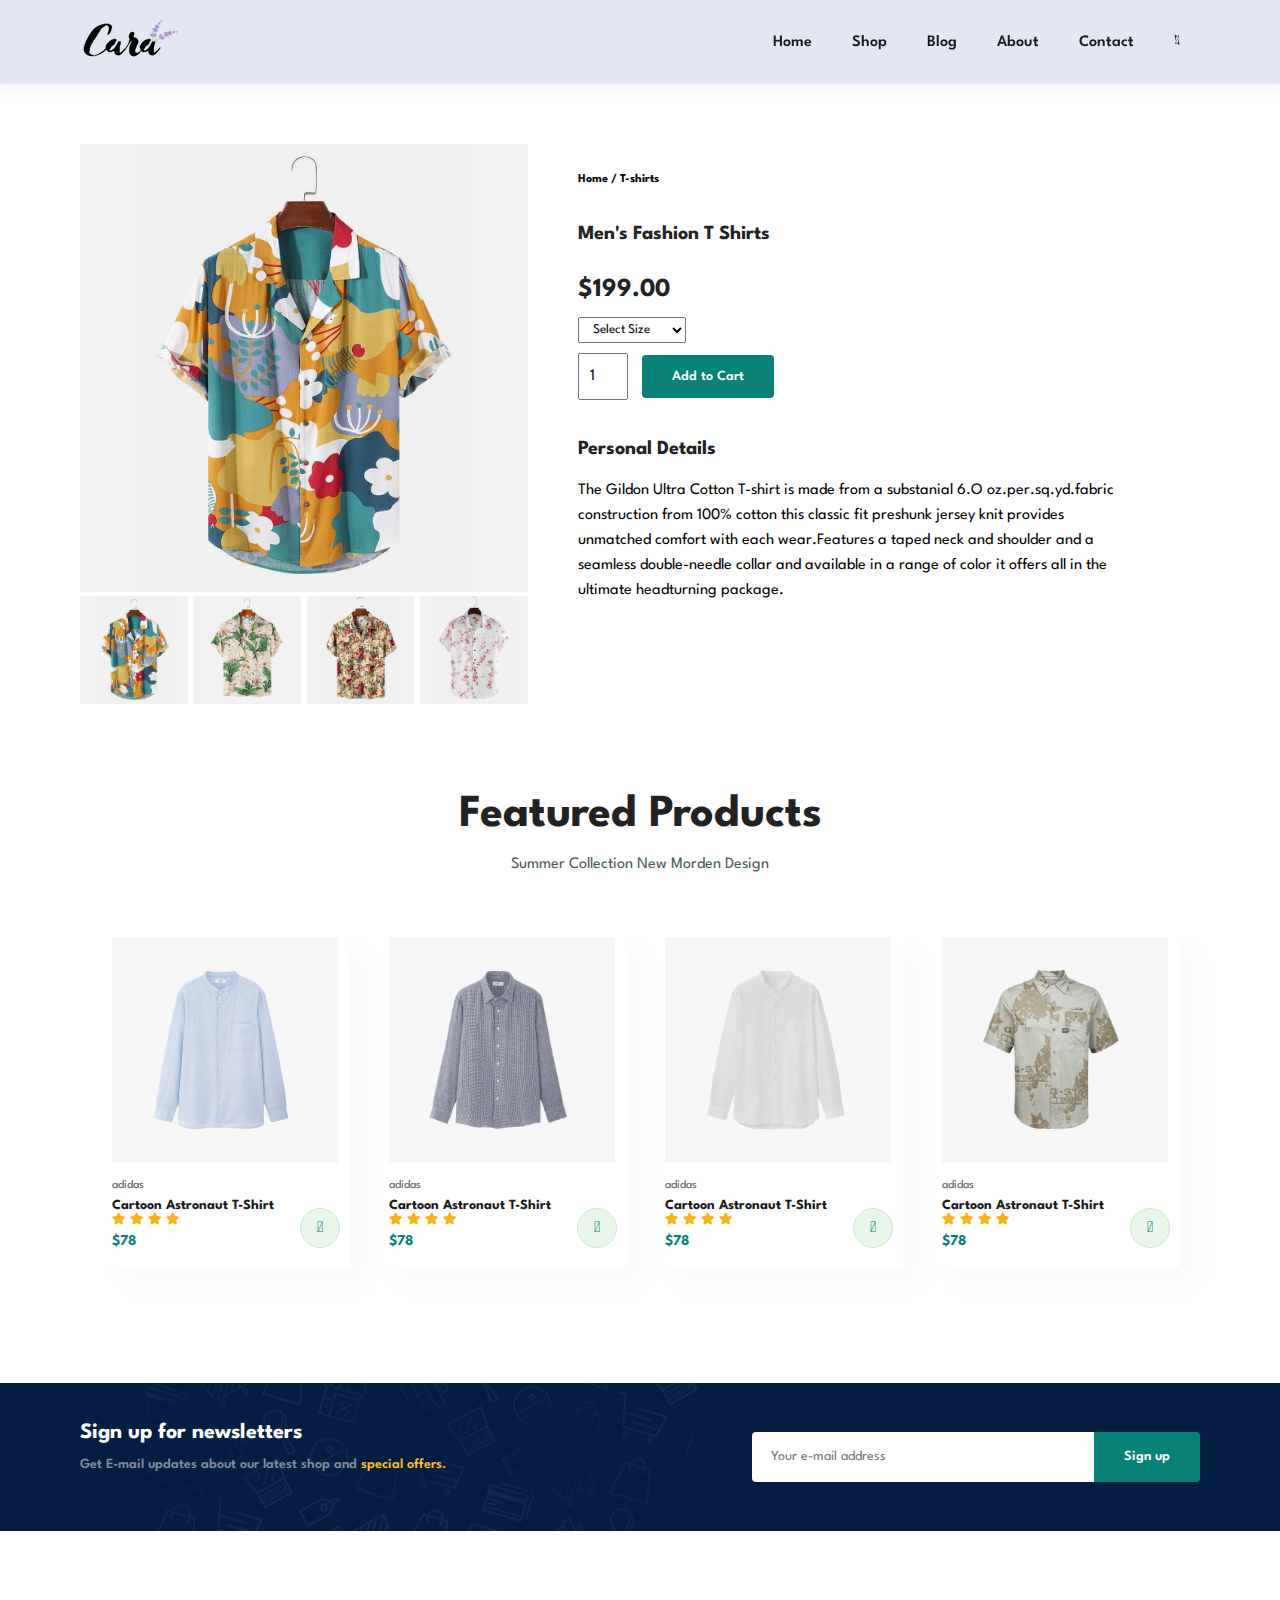
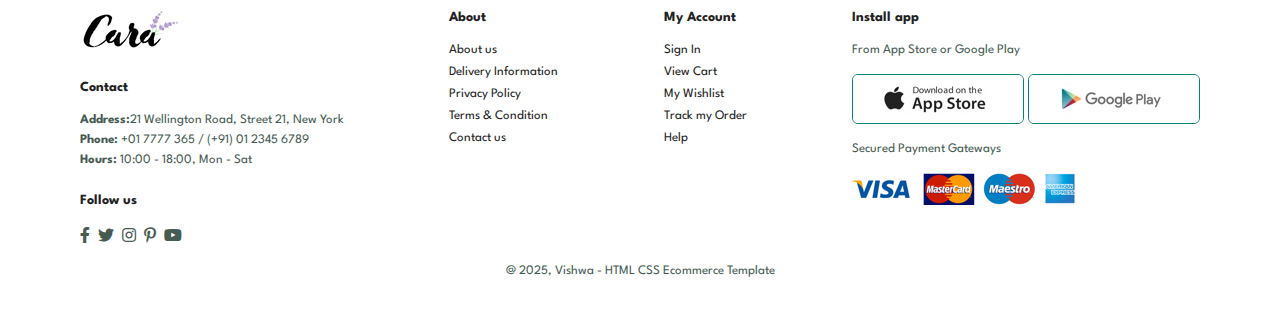
<file: sproduct.html>
<!DOCTYPE html>
<html lang="en">

    <head>
        <meta charset="UTF-8">
        <meta http-equiv="X-UA-Compatible" content="IE=edge">
        <meta name="viewport" content="width=device-width, initial-scale=1.0">
        <title>Adam & Eve</title>
        <link rel="stylesheet" href="https://pro.fontawesome.com/releases/v5.10.0/css/all.css">
        <link rel="stylesheet" href="style.css">
    </head>

    <body>
        <section id="header">
            <a href="#"><img src="img/logo.png"  class="logo"alt=""></a>

            <div>
                <ul id="navbar">
                    <li><a href="index.html">Home</a></li>
                    <li><a href="shop.html">Shop</a></li>
                    <li><a href="blog.html">Blog</a></li>
                    <li><a href="about.html">About</a></li>
                    <li><a href="contact.html">Contact</a></li>
                    <li id="lg-bag"><a href="cart.html"><i class="fal fa-shopping-cart"></i></a></li>
                    <a href="#" id="close"><i class="far fa-times"></i></a>  
                </ul>
            </div>
            <div id="mobile">
                <a href="cart.html"><i class="fal fa-shopping-cart"></i></a>
                <i id="bar" class="fas fa-outdent"></i>
            </div>
        </section>

        <section id="prodetials" class="section-p1">
            <div class="single-pro-image">
                <img src="img/products/f1.jpg"  width="100%" id="MainImg">

                <div class="small-img-group">
                    <div class="small-img-col">
                        <img src="img/products/f1.jpg" width="100%" class="small-img">

                    </div>
                    <div class="small-img-col">
                       <img src="img/products/f2.jpg" width="100%" class="small-img">

                    </div>
                    <div class="small-img-col">
                       <img src="img/products/f3.jpg" width="100%" class="small-img">

                    </div>
                    <div class="small-img-col">
                       <img src="img/products/f4.jpg" width="100%" class="small-img">

                    </div>
                </div>
            </div>


               <div class="single-pro-details">
                <h6>Home / T-shirts</h6>
                <h4>Men's Fashion T Shirts</h4>
                <h2>$199.00 </h2>
                <select>
                <option>Select Size</option>
                <option>XL</option>
                <option>XXL</option>
                <option>Small</option>
                <option>Large</option>
                <option>Extra-Large</option>
                </select>
                <input type="number" value="1">
                <button class="normal">Add to Cart</button>
                <h4>Personal Details</h4>
                <span>The Gildon Ultra Cotton T-shirt is made from a substanial 6.O oz.per.sq.yd.fabric construction from 100% cotton this classic fit preshunk jersey knit provides unmatched comfort with each wear.Features a taped neck and shoulder and a seamless double-needle collar and available in a range  of color it offers all in the ultimate headturning package.</span>
            </div>
            </div>
        </section>

         <section id="product1" class="section-p1">
            <h2>Featured Products</h2>
            <p>Summer Collection New Morden Design</p>
            <div class="pro-container">
                <div class="pro">
                    <img src="img/products/n1.jpg" alt="">
                    <div class="des">
                        <span>adidas</span>
                        <h5>Cartoon Astronaut T-Shirt</h5>
                        <div class="star">
                            <i class="fas fa-star"></i>
                            <i class="fas fa-star"></i>
                            <i class="fas fa-star"></i>
                            <i class="fas fa-star"></i>
                        </div>
                        <h4>$78</h4>
                    </div>
                    <a href="#"><i class="fal fa-shopping-cart cart"></i></a>
                </div>
                <div class="pro">
                    <img src="img/products/n2.jpg" alt="">
                    <div class="des">
                        <span>adidas</span>
                        <h5>Cartoon Astronaut T-Shirt</h5>
                        <div class="star">
                            <i class="fas fa-star"></i>
                            <i class="fas fa-star"></i>
                            <i class="fas fa-star"></i>
                            <i class="fas fa-star"></i>
                        </div>
                        <h4>$78</h4>
                    </div>
                    <a href="#"><i class="fal fa-shopping-cart cart"></i></a>
                </div>
                <div class="pro">
                    <img src="img/products/n3.jpg" alt="">
                    <div class="des">
                        <span>adidas</span>
                        <h5>Cartoon Astronaut T-Shirt</h5>
                        <div class="star">
                            <i class="fas fa-star"></i>
                            <i class="fas fa-star"></i>
                            <i class="fas fa-star"></i>
                            <i class="fas fa-star"></i>
                        </div>
                        <h4>$78</h4>
                    </div>
                    <a href="#"><i class="fal fa-shopping-cart cart"></i></a>
                </div>
                <div class="pro">
                    <img src="img/products/n4.jpg" alt="">
                    <div class="des">
                        <span>adidas</span>
                        <h5>Cartoon Astronaut T-Shirt</h5>
                        <div class="star">
                            <i class="fas fa-star"></i>
                            <i class="fas fa-star"></i>
                            <i class="fas fa-star"></i>
                            <i class="fas fa-star"></i>
                        </div>
                        <h4>$78</h4>
                    </div>
                    <a href="#"><i class="fal fa-shopping-cart cart"></i></a>
                </div>

            </div>
        </section>

        <section id="newsletter" class="section-p1 section-m1">
            <div class="newstext">
                <h4>Sign up for  newsletters</h4>
                <p>Get E-mail updates about our latest shop and <span>special offers.</span></p>

            </div>
            <div class="form">
                <input type="text" placeholder="Your e-mail address">
                <button class="normal">Sign up</button>
            </div>

        </section>

        <footer class="section-p1">
            <div class="col">
                <img  class="logo" src="img/logo.png" alt="">
                <h4>Contact</h4>
                <p><strong>Address:</strong>21 Wellington Road, Street 21, New York</p>
                <p><strong>Phone:</strong> +01 7777 365 / (+91) 01 2345 6789</p>
                <p><strong>Hours:</strong> 10:00 - 18:00, Mon - Sat</p>
                <div class="follow">
                    <h4>Follow  us</h4>
                    <div class="icon">
                        <i class="fab fa-facebook-f"></i>
                        <i class="fab fa-twitter"></i>
                        <i class="fab fa-instagram"></i>
                        <i class="fab fa-pinterest-p"></i>
                        <i class="fab fa-youtube"></i>
                    </div>
                </div>

            </div>
            <div class="col">
                <h4>About</h4>
                <a href="#">About us</a>
                <a href="#">Delivery Information</a>
                <a href="#">Privacy Policy</a>
                <a href="#">Terms & Condition</a>
                <a href="#">Contact us</a>

            </div>

            <div class="col">
                <h4>My Account</h4>
                <a href="#">Sign In</a>
                <a href="#">View Cart</a>
                <a href="#">My Wishlist</a>
                <a href="#">Track my Order</a>
                <a href="#">Help</a>
            </div>
            <div class="col install">
                <h4>Install app</h4>
                <p>From App Store or Google Play</p>
                <div class="row">
                    <img src="img/pay/app.jpg" alt="">
                    <img src="img/pay/play.jpg" alt="">
                </div>
                <p>Secured Payment Gateways</p>
                <img src="img/pay/pay.png" alt="">
            </div>
            <div class="copyright">
                <p>@ 2025, Vishwa - HTML CSS Ecommerce Template</p>
            </div>

        </footer>

        <script>
            var MainImg = document.getElementById("MainImg");
            var smallimg = document.getElementsByClassName("small-img");


            smallimg[0].onclick = function() {
                MainImg.scr = smallimg[0].scr;
            }

            smallimg[1].onclick = function() {
                MainImg.scr = smallimg[1].scr;
            }
            smallimg[2].onclick = function() {
                MainImg.scr = smallimg[2].scr;
            }
            smallimg[3].onclick = function() {
                MainImg.scr = smallimg[3].scr;
            }


        </script>








        
        

        
        


        <script src="script.js"></script>
    </body>

</html>
</file>
<file: style.css>
@import url("https://fonts.googleapis.com/css2?family=Spartan:wght@100;200;300;400;500;600;700;800;900&display=swap");
* {
  margin: 0;
  padding: 0;
  box-sizing: border-box;
  font-family: "Spartan", sans-serif;
}

html {
  scroll-behavior: smooth;
}

/* Global Styles */

h1 {
  font-size: 50px;
  line-height: 64px;
  color: #222;
}

h2 {
  font-size: 46px;
  line-height: 54px;
  color: #222;
}

h4 {
  font-size: 20px;
  color: #222;
}

h6 {
  font-weight: 700;
  font-size: 12px;
}

p {
  font-size: 16px;
  color: #465b52;
  margin: 15px 0 20px 0;
}

.section-p1 {
  padding: 40px 80px;
}

.section-m1 {
  margin: 40px 0;
}

button.normal{
  font-size: 14px;
  font-weight: 600;
  padding: 15px 30px;
  color: #000;
  background-color: #fff;
  border-radius: 4px;
  cursor: pointer;
  border: none;
  outline: none;
  transition: 0.2s;
}

button.white {
  font-size: 13px;
  font-weight: 600;
  padding: 11px 18px;
  color: #fff;
  background-color: transparent;
  cursor: pointer;
  border: 1px solid #fff;
  outline: none;
  transition: 0.2s;
}

body {
  width: 100%;
}


#header{
  display: flex;
  align-items: center;
  justify-content: space-between;
  padding: 20px 80px;
  background: #E3E6F3;
  box-shadow: 0 5px 15px rgb(0, 0, 0, 0.06);
  z-index: 999;
  position: sticky;
  top: 0;
  left: 0;

}

#navbar{
  display: flex;
  align-items: center;
  justify-content: center;



}

#navbar li {
  list-style: none;
  padding: 0 20px;
  position: relative;
}

#navbar li a{
  text-decoration: none;
  font-size: 16px;
  font-weight: 600;
  color: #1a1a1a;
  transition: 0.3s ease;
}

#navbar li a:hover,
#navbar li a:active{
  color: #088178;


}

#navbar li a:active::after,
#navbar li a:hover::after {
  content: "";
  width: 30%;
  height: 2px;
  background: #088178;
  position: absolute;
  bottom: -4px;
  left: 20px ;

}

#mobile{
  display: none;
  align-items: center;
}

#close{
  display: none;

}

#hero{
  background-image: url("img/hero4.png");
  height: 90vh;
  width: 100%;
  background-size: cover;
  background-position: top 25% right 0;
  padding: 0 80px;
  display: flex ;
  flex-direction: column;
  align-items: flex-start;
  justify-content: center;



}

#hero h4{
  padding-bottom: 15px;

}

#hero h1{
  color: #088178;
}

#hero button{
  background-image: url("img/button.png");
  background-color: transparent;
  color: #088178;
  border: 0;
  padding: 14px 80px  14px 65px;
  background-repeat: no-repeat;
  cursor: pointer;
  font-weight: 700;
  font-size: 15px;



}
#feature{
  display: flex;
  align-items: center;
  justify-content: space-between;
  flex-wrap: wrap;
}

#feature .fe-box {
  width: 180px;
  text-align: center;
  padding: 25px 15px;
  box-shadow: 20px 20px 34px rgba(0, 0, 0, 0.03);
  border: 1px solid #cce7d0;
  border-radius: 4px;
  margin: 15px 0;
}

#feature .fe-box:hover{
  box-shadow: 10px 10px 54px rgba(70, 62, 221, 0.1);

}

#feature .fe-box img{
  width: 100%;
  margin-bottom: 10px;

}


#feature .fe-box h6{
  display: inline-block;
  padding: 9px 8px 6px 8px;
  line-height: 1;
  border-radius: 4px;
  color: #088178;
  background-color: #fddde4;

}

#feature .fe-box:nth-child(2) h6{
  background-color: #cdebbc;

}
#feature .fe-box:nth-child(3) h6{
  background-color: #c1b3d8;

}
#feature .fe-box:nth-child(4) h6{
  background-color: #98d2e6;

}
#feature .fe-box:nth-child(5) h6{
  background-color: #efcb8c;

}
#feature .fe-box:nth-child(6) h6{
  background-color: #efb1b1;

}

#product1{
  text-align: center;
  
}

#product1 .pro-container{
  display: flex;
  justify-content: space-between;
  padding: 20px;
  flex-wrap: wrap;


}

#product1 .pro{

  width: 23%;
  min-width: 250px;
  padding: 10px 12px;
  border: 1px solid #cce7d0;
  border: 25px;
  cursor: pointer;
  box-shadow: 20px 20px 30px rgba(0, 0, 0, 0.02);
  margin: 15px 0;
  transition: 0.2s ease;
  position: relative;

}
#product1 .pro img{
  width: 100%;
  border: 20px;
}

#product1 .pro:hover{
  box-shadow: 20px 20px 30px rgba(0, 0, 0, 0.06);


}
#product1 .pro .des{
  text-align: start;
  padding: 10px 0;

}
#product1 .pro .des span{
  color: #606063;
  font-size: 12px;
}

#product1 .pro .des h5{
  padding-top: 7px;
  color: #1a1a1a;
  font-size: 14px;
}

#product1 .pro .des i{
  font-size: 12px;
  color: rgb(243, 181, 25);

}
#product1 .pro .des h4{
  padding-top: 7px;
  font-size: 15px;
  font-weight: 700;
  color: #088178;
}

#product1 .pro .cart{
  width: 40px;
  height: 40px;
  line-height: 40px;
  border-radius: 50px;
  background-color: #e8f6ea;
  font-weight: 500;
  color: #088178;
  border: 1px solid #cce7d0;
  position: absolute;
  bottom: 20px;
  right: 10px;
}


#banner{
  display: flex;
  flex-direction: column;
  justify-content: center;
  text-align: center;
  align-items: center;
  background-image: url("img/banner/b2.jpg");
  width: 100%;
  height: 40vh;
  background-size: cover;
  background-position: center;

}

#banner h4{
  color: white;
  font-size: 16px;

}
#banner h2{
  color: white;
  font-size: 30px;
  padding: 10px 0;
}

#banner h2 span{
  color: rgb(196, 24, 24);

}
#banner button:hover{
  background: #088178;
  color: #fff;
}

#sm-banner .banner-box{
  display: flex;
  flex-direction: column;
  justify-content: center;
  align-items: flex-start;
  background-image: url("img/banner/b17.jpg");
  width: 580px;
  height: 50vh;
  background-size: cover;
  background-position: center;
  padding: 30px;

}

#sm-banner .banner-box2{
  background-image: url("img/banner/b10.jpg");
}


#sm-banner{
  display:flex;
  justify-content: space-between;
  flex-wrap: wrap;

}

#sm-banner h4{
  color: #fff;
  font-size: 20px;
  font-weight: 300;

}

#sm-banner h2{
  color: #fff;
  font-size: 28px;
  font-weight: 800;

}

#sm-banner span{
  color: #fff;
  font-size: 14px;
  font-weight: 500;
  padding-bottom: 15px;
}


#sm-banner .banner-box:hover button{
  background: #088178;
  border: 1px solid #088178;

}

#banner3{
  display: flex;
  justify-content: space-between;
  flex-wrap: wrap;
  padding: 0 80px;
}


#banner3 .banner-box{
  display: flex;
  flex-direction: column;
  justify-content: center;
  align-items: flex-start;
  background-image: url("img/banner/b7.jpg");
  width: 30%;
  height: 30vh;
  background-size: cover;
  background-position: center;
  padding: 20px;
  margin-bottom: 20px;

}
#banner3 .banner-box2{
  display: flex;
  flex-direction: column;
  justify-content: center;
  align-items: flex-start;
  background-image: url("img/banner/b4.jpg");
  width: 30%;
  height: 30vh;
  background-size: cover;
  background-position: center;
  padding: 20px;
  margin-bottom: 20px;

}

#banner3 .banner-box3{
  background-image: url("img/banner/b18.jpg");

}

#banner3 h2{
  color: #fff;
  font-weight: 900;
  font-size: 22px;
}

#banner3 h3{
  color: #ec544e;
  font-weight: 800;
  font-size: 15px;
}


#newsletter {
  display: flex;
  justify-content: space-between;
  flex-wrap: wrap;
  align-items: center;
  background-image: url("img/banner/b14.png");
  background-repeat: no-repeat;
  background-position: 20% 30%;
  background-color: #041e42;
  

}

#newsletter h4{
  font-size: 22px;
  font-weight: 700;
  color: #fff;

}
#newsletter p{
  font-size: 14px;
  font-weight: 600;
  color: #818ea0;
}

#newsletter p span{
  color: #ffbd27;
}

#newsletter .form{
  display: flex;
  width: 40%;

}


#newsletter input{
  height: 3.125rem;
  padding: 0 1.25em;
  font-size: 14px;
  width: 100%;
  border: 1px solid transparent;
  border-radius: 4px;
  outline: none;
  border-top-right-radius: 0;
  border-bottom-right-radius: 0;

}

#newsletter button{
  background-color: #088178;
  color: #fff;
  white-space: nowrap;
  border-top-left-radius: 0;
  border-bottom-left-radius: 0;


}


footer{
  display: flex;
  flex-wrap: wrap;
  justify-content: space-between;
}

footer .col{
  display: flex;
  flex-direction: column;
  align-items: flex-start;
  margin-bottom: 20px;
  
}

footer .logo{
  margin-bottom: 30px;

}

footer h4{
  font-size: 14px;
  padding-bottom: 20px;
}

footer p{
  font-size: 13px;
  margin: 0 0 8px 0;
}

footer a{
  font-size: 13px;
  text-decoration: none;
  color: #222;
  margin-bottom: 10px;
}

footer .follow{
  margin-top: 20px;

}

footer .follow i{
  color: #465b52;
  padding-right: 4px;
  cursor: pointer;
}


footer .install .row img{
  border: 1px solid #088178;
  border-radius: 6px;

}

footer .install img{
  margin: 10px 0 15px 0;
}

footer .follow i:hover,
footer a:hover{
  color: #088178;
}

footer .copyright {
  width: 100%;
  text-align: center;

}

#page-header{
  background-image: url("img/banner/b1.jpg");
  height: 40vh;
  width: 100%;
  background-size: cover;
  display: flex;
  justify-content: center;
  text-align: center;
  flex-direction: column;
  padding: 14px;

}
#page-header h2,
#page-header p{
  color: #fff;

}


#pagination{
  text-align: center;

}

#pagination a{
  text-align: none;
  background-color: #088178;
  padding: 15px 20px;
  color: #fff;
  font-weight: 600;

}
#pagination a i{
  font-size: 16px;
  font-weight: 600;
}

#prodetials {
  display: flex;
  margin-top: 20px;
}

#prodetials .single-pro-image{
  width: 40%;
  margin-right: 50px;

}
.small-img-group{
  display: flex;
  justify-content: space-between;

}

.small-img-col{
  flex-basis: 24%;
  cursor: pointer;
}

#prodetials .single-pro-details{
  width: 50%;
  padding-top: 30px;
}

#prodetials .single-pro-details h4{
  padding: 40px 0 20px 0;
}

#prodetials .single-pro-details h2{
  font-size: 26px;

}

#prodetials .single-pro-details select{
  display: block;
  padding: 5px 10px;
  margin-bottom: 10px;

}


#prodetials .single-pro-details input{
  width: 50px;
  height: 47px;
  padding: 10px;
  font-size: 16px;
  margin-right: 10px;

}

#prodetials .single-pro-details input:focus{
  outline: none;
}

#prodetials .single-pro-details button{
  background-color: #088178;
  color: #fff;
}

#prodetials .single-pro-details span{
  line-height: 25px;
}



/* Blog Page  */

#page-header.blog-header{
  background-image: url("img/banner/b19.jpg");


}


#blog{
  padding: 150px 150px 0 150px;
}

#blog .blog-box{
  display: flex;
  align-items: center;
  width: 100%;
  position: relative;
  padding-bottom: 90px;


}

#blog .blog-img{
  width: 50%;
  margin-right: 40px;


}

#blog img{
  width: 100%;
  height: 300px;
  object-fit: cover;
}

#blog .blog-details{
  width: 50%;
}

#blog .blog-details a{
  text-decoration: none;
  font-size: 11px;
  color: #000;
  font-weight: 700;
  position: relative;
  transition: 0.3s;

}

#blog .blog-details a::after{
  content: "";
  width: 50px;
  height: 1px;
  background-color: #000;
  position: absolute;
  top: 4px;
  right: -60px;
}

#blog .blog-details a:hover{
  color: #088178;
}
#blog .blog-details a:hover::after{
  background-color: #088178;
}

#blog .blog-box h1{
  position: absolute;
  top: -40px;
  left: 0;
  font-size: 70px;
  font-weight: 700;
  color: #c9cbce;
  z-index: -8; /* place another element over an element */
}


/* About Page  */

#page-header .about-header{
  background-image: url("img/about/banner.png");

}


#about-head {
  display: flex;
  align-items: center;
  
}

#about-head img{
  width: 50%;
  height: auto;
}


#about-head div{
  padding-left: 40px;
}

#about-app{
  text-align: center;
}

#about-app .video{
  width: 70%;
  height: 100%;
  margin: 30px auto 0 auto;


}

#about-app .video video{
  width: 100%;
  height: 100%;
  border-radius: 20px;

}


#contact-details{
  display: flex;
  align-items: center;
  justify-content: space-between;

}

#contact-details .details{
  width: 40%;

}

#contact-details .details span,
#form-detials form span{
  font-size: 12px;

}

#contact-details .details h2,
#form-detials form h2{
  font-size: 26px;
  line-height: 35px;
  padding: 20px;

}

#contact-details .details h3{
  font-size: 26px;
  padding-bottom: 15px;

}

#contact-details .details li{
  list-style-type: none;
  display: flex;
  padding: 10px  0;
}

#contact-details .details li i{
  font-size: 14px;
  padding-right: 22px;

}

#contact-details .details li p{
  margin: 0;
  font-size: 14px;
}


#contact-detials .map{
  width: 55%;
  height: 400px;

}

#contact-detials .map iframe{
  width: 100%;
  height: 100%;


}

#form-detials form{
  width: 65%;
  display: flex;
  flex-direction: column;
  align-items: flex-start;


}

#form-detials{
  display: flex;
  justify-content: space-between;
  margin: 30px;
  padding: 80px;
  border: 1px solid #e1e1e1;
}

#form-detials form input,
#form-detials form textarea{
  width: 100%;
  padding: 12px 15px;
  outline: none;
  margin-bottom: 20px;
  border: 1px solid #e1e1e1;

}


#form-detials form button{
  background-color: #088178;
  color: #fff;
}

#form-detials .people div{
  padding-bottom: 25px;
  display: flex;
  align-items: flex-start;

}

#form-detials .people div img{
  width: 65px;
  height: 65px;
  object-fit: cover;
  margin-right: 15px;
}

#form-detials .people div p{
  margin: 0;
  font-size: 13px;
  line-height: 25px;


}

#form-detials .people div p span{
  display: block;
  font-size: 16px;
  font-weight: 600;
  color: #000;
}


#cart{
  overflow-x: auto;
}



#cart table{
  width: 100%;
  border-collapse: collapse;
  table-layout: fixed;
  white-space: nowrap;

}

#cart table img{
    width: 70px;
}

#cart table td:nth-child(1){
  width: 100px;
  text-align: center;

}

#cart table td:nth-child(2){
  width: 150px;
  text-align: center;
  
}

#cart table td:nth-child(3){
  width: 250px;
  text-align: center;
  
}

#cart table td:nth-child(4),
#cart table td:nth-child(5),
#cart table td:nth-child(6){
  width: 150px;
  text-align: center;
  
}
#cart table td:nth-child(5) input{
  width: 70px;
  padding: 10px 5px 10px 15px;
}

#cart table thead{
  border: 1px solid #e2e9e1;
  border-left: none;
  border-right: none;

}
#cart table thead td{
  font-weight: 700;
  text-transform: uppercase;
  font-size: 13px;
  padding: 18px 0;

}

#cart table tbody tr td{
  padding-top: 15px;
}

#cart table tbody td{
  font-size: 13px;
}


#cart-add{
  display: flex;
  flex-wrap: wrap;
  justify-content: space-between;
}


#coupon{
  width: 50%;
  margin-left: 30px;

}
#coupon h3,
#subtotal h3{
  padding-bottom: 15px;

}

#coupon input{
  padding: 10px 20px;
  outline: none;
  width: 60%;
  margin-right: 10px;
  border: 1px solid #e2e9e1;
}


#coupon button,
#subtotal button{
  background-color: #088178;
  color: #fff;
  padding: 12px 20px;
}


#subtotal{
  width: 50%;
  margin-bottom: 30px;
  border: 1px solid #e2e9e1;
  padding: 30px;

}

#subtotal table{
  border-collapse:collapse;
  width: 100%;
  margin-bottom: 20px;

}


#subtotal table td{
  width: 50%;
  border: 1px solid #e2e9e1;
  padding: 10px;
  font-size: 13px;
}




/* initializing the media query */

@media(max-width:799px) {
  .section-p1 {
    padding: 40px 40px;
  }
  #navbar {
    display: flex;
    flex-direction: column;
    align-items: flex-start;
    justify-content: flex-start;
    position: fixed;
    top: 0;
    right: -300px;
    height: 100vh;
    width: 300px;
    background-color: #E3E6F3;
    box-shadow: 0 40px 60px rgba(0, 0, 0, 0.1);
    padding: 80px 0 0 10px;

  }

  #navbar.active{
    right: 0px;
  }
  #navbar li{
    margin-bottom: 25px;
  }
  #mobile{
    display: flex;
    align-items: center;
  }

  #mobile i{
    color: #1a1a1a;
    font-size: 24px;
    padding-left: 20px;


  }
  #close{
    display: initial;
    position: absolute;
    top: 30px;
    left: 30px;
    color: #222;
    font-size: 24px;

  }
  #lg-bag{
    display: none;
  }

  #hero {
    
    height: 70vh;
    padding: 0 80px;
    background-position: top 30% right 30%;
  }

  #feature {
    justify-content: space-between;
    
  }
  #feature .fe-box {
    margin: 15px 15px;
  }
  #product1 .pro-container {
    
    justify-content: center;
    
  }
  #product1 .pro {
    margin: 15px;
    
  }
  #banner {
    height: 20vh;
  
  }
  #sm-banner .banner-box {
    min-width: 100%;
    height: 30vh;
    padding: 30px;
  }
  #banner3 {
    padding: 0 40px;
  }

  #banner3 .banner-box {
    width: 28%;
  }
  #newsletter .form {
    width: 80%;
  }

  /*Contact Page */
  #form-detials {
    padding: 40px;
  }

  #form-detials form {
    width: 50%;
  }

}

@media (max-width: 477px)  {
  .section-p1 {
    padding: 20px;
  }
  #header {
    padding: 10px 30px;
  }
  h1 {
    font-size: 36px;
    
  }
  h2 {
    font-size: 32px;
  }

  #hero {
    padding: 0 20px;
    background-position: 55%;
  }
  #feature .fe-box {
    width: 155px;
    margin: 0 0 15px 0;
  }
  #feature {
    justify-content: space-between;
  }
  #product1 .pro {
    width: 100%;
  }
  #banner {
    height: 40vh;
  }
  #sm-banner .banner-box {
    height: 40vh;
    
  }
  #sm-banner .banner-box2 {
    margin-top: 20px;
  }
  #banner3 {
    padding: 0 20px;
  }
  #banner3 .banner-box {
    width: 100%;
  }
  #newsletter .form {
    width: 100%;
  }
  #newsletter {
    padding: 40px 20px;
  }
  footer .copyright {
    text-align: start;
  }


  /*SIngle Products*/

  #prodetials{
    display: flex;
    flex-direction: column;

  }

  #prodetials .single-pro-image {
    width: 100%;
    margin-right: 0px;
  }
  #prodetials .single-pro-details {
    width: 100%;
  }

  /* Blog Page */

   #blog {
    padding: 100px 20px 0 20px;
  }

  #blog .blog-box {
    display: flex;
    flex-direction: column;
    align-items: flex-start;
    width: 100%;
  }

  #blog .blog-img {
    width: 100%;
    margin-right: 0px;
    margin-bottom: 30px;
  }

  #blog .blog-details {
    width: 100%;
  }

  /* About page */

  #about-head {
    flex-direction: column;
    
  }

  #about-head img {
    width: 100%;
    margin-bottom: 20px;
  }

  #about-head div {
    padding-left: 0px;
  }

  #about-app .video {
    width: 100%;

  }

  /*  contact  page */


  #contact-details {
    flex-direction: column;
  }

  #contact-details .details {
    width: 100%;
    margin-bottom: 30px;
  }

  #contact-details .map{
    width: 100%;
  }

  #form-detials {
    margin: 10px;
    padding: 30px 10px;
    flex-wrap: wrap;
  }

  #form-detials form {
    width: 100%;
    margin-bottom: 30px;
  }



  #cart-add {
    flex-direction: column;
    
  }

  #coupon {
    width: 100%;
  }
  

  #subtotal {
    width: 100%;
    padding: 20px;
  }













}
</file>
